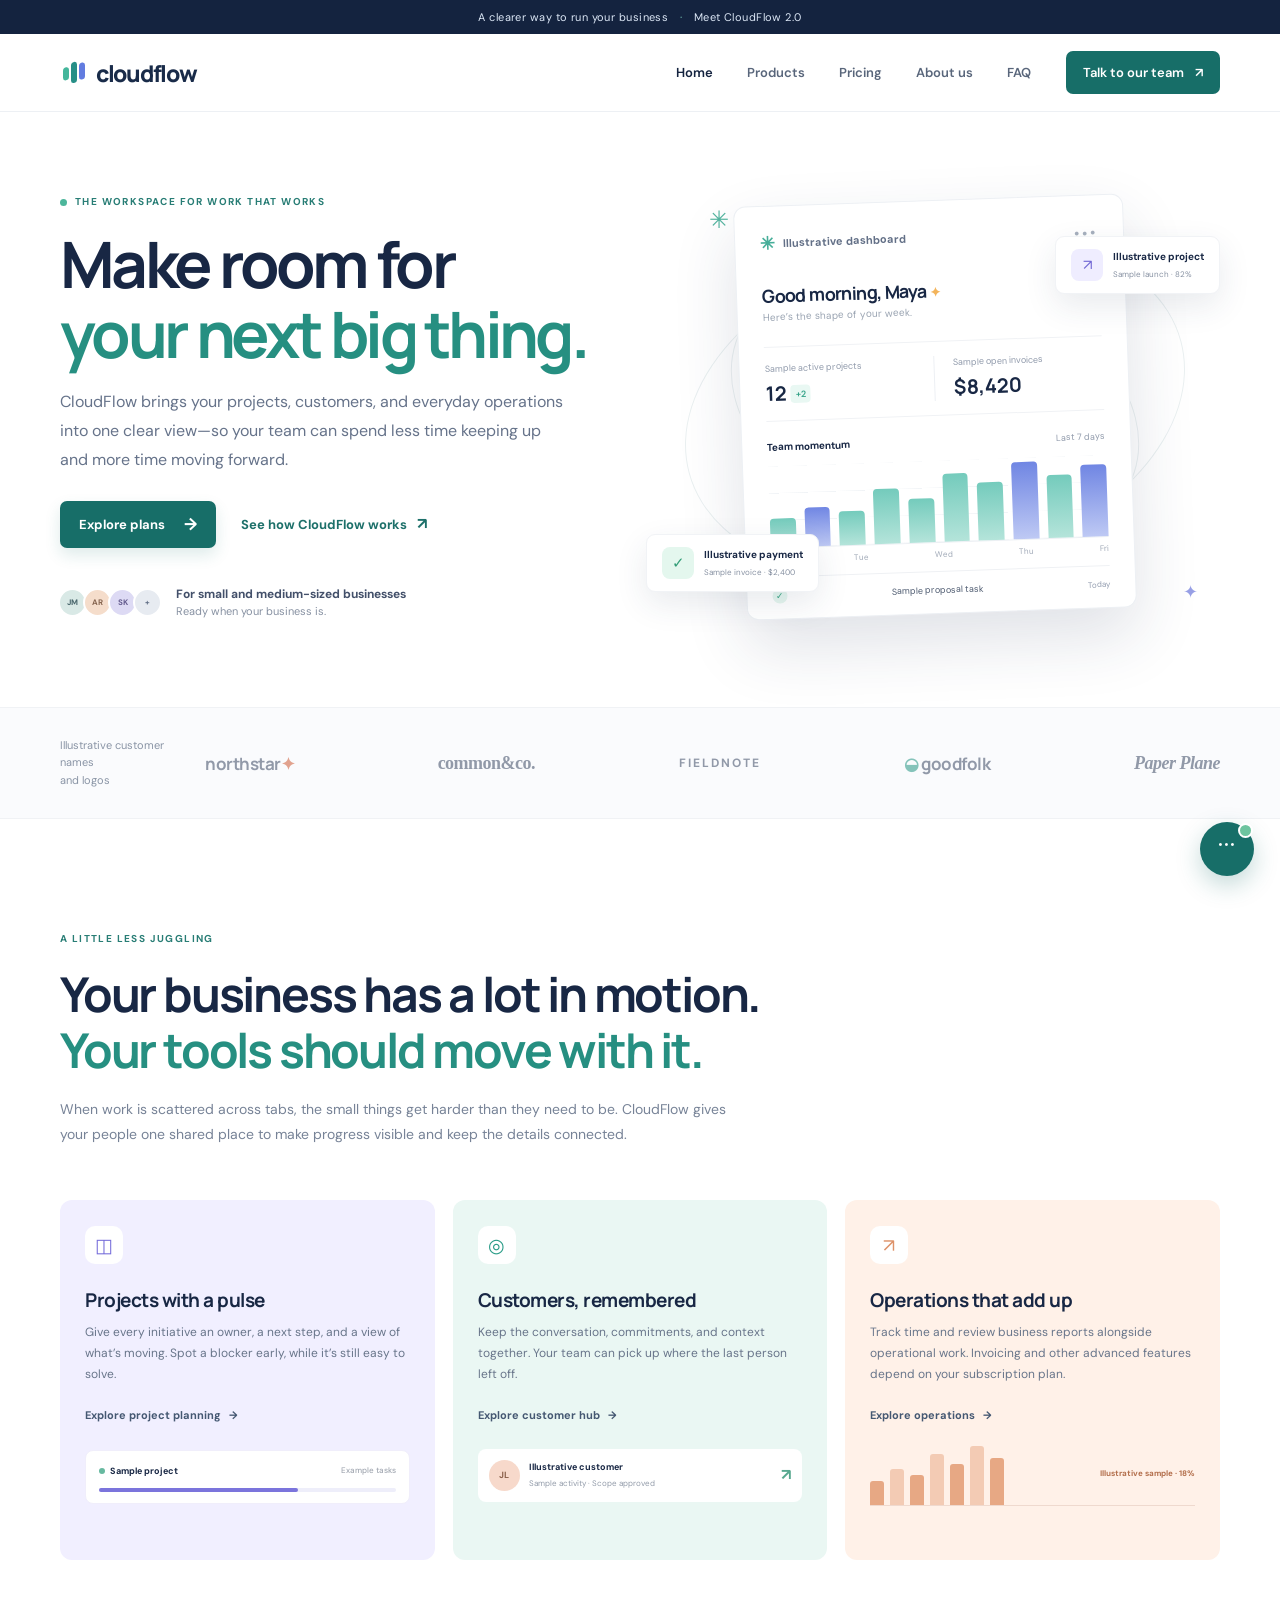
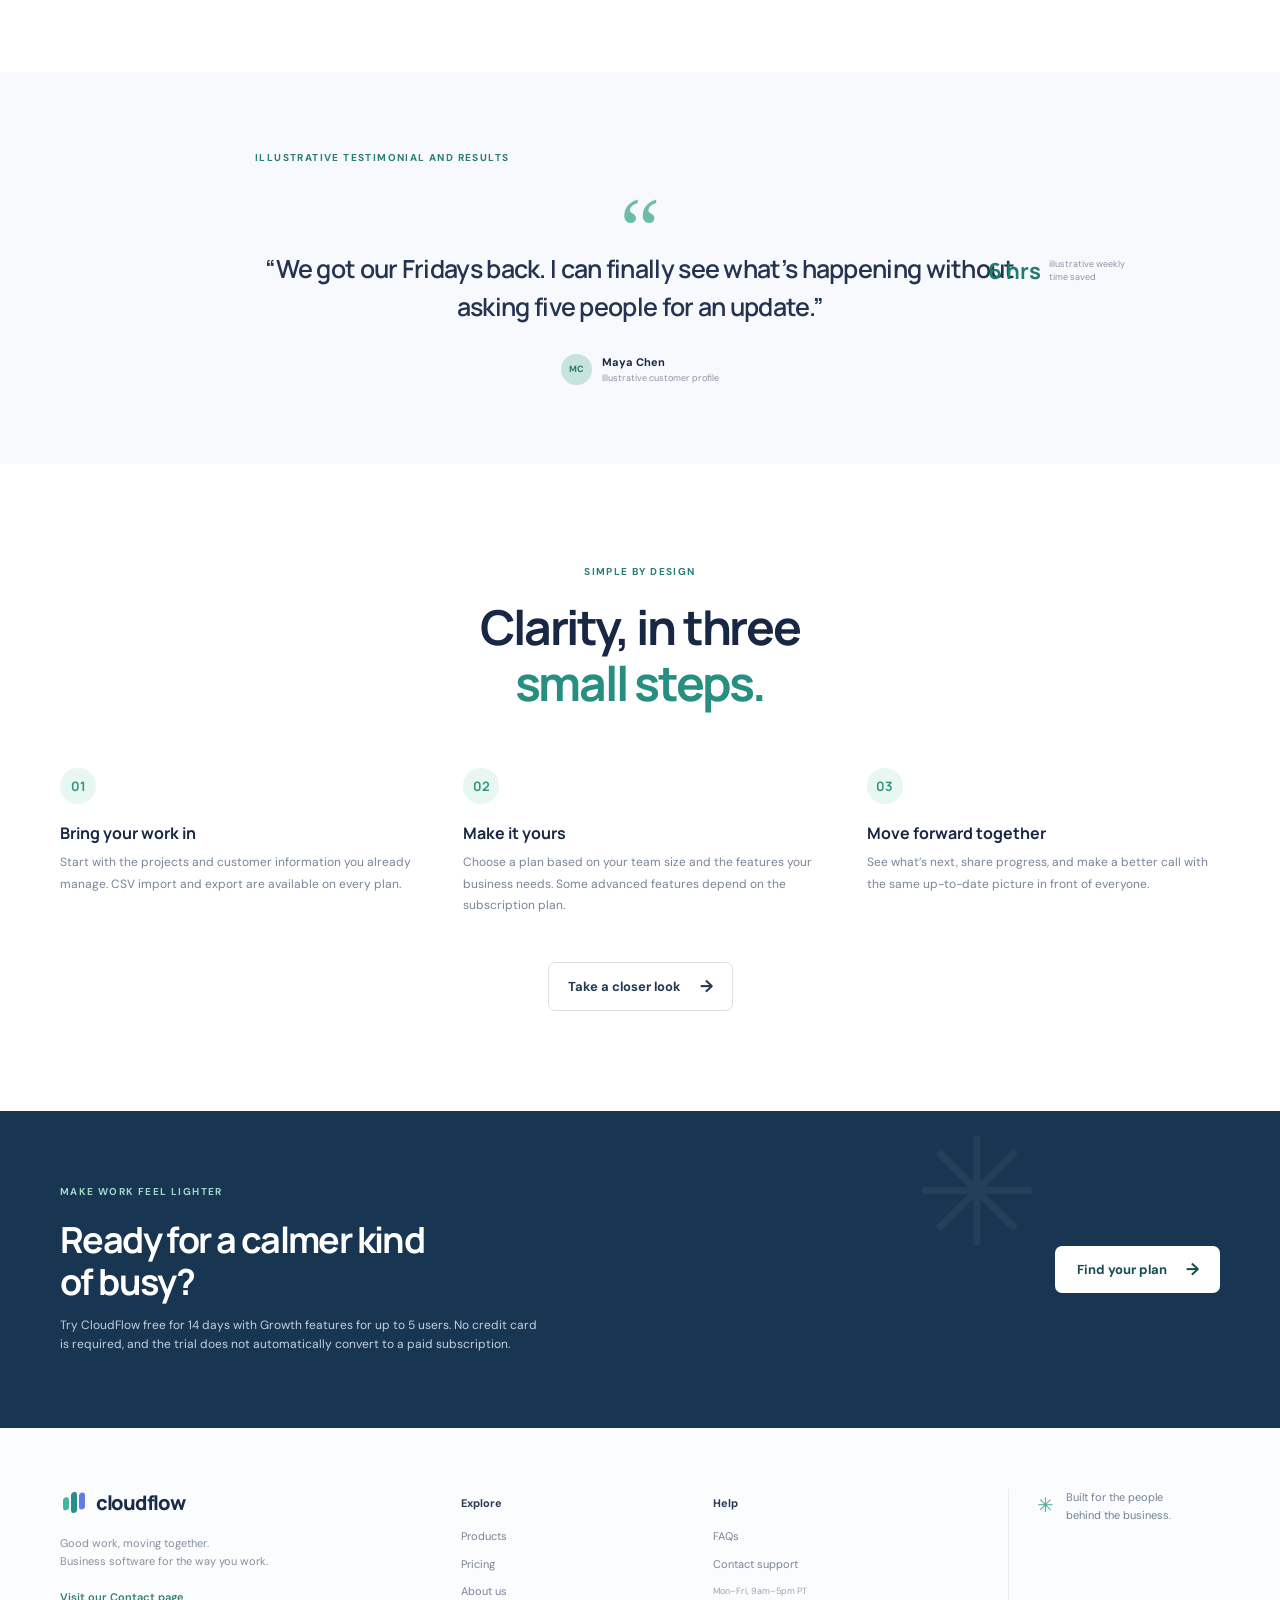
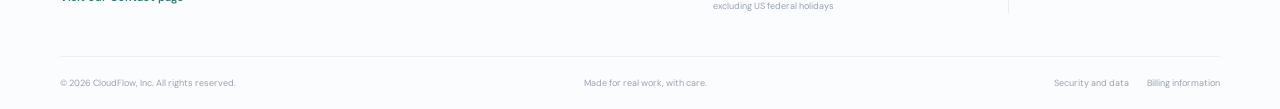
<file: index.html>
<!doctype html>
<html lang="en">
<head>
  <meta charset="utf-8">
  <meta name="viewport" content="width=device-width, initial-scale=1">
  <meta name="description" content="CloudFlow helps growing businesses bring projects, customers, and day-to-day operations together in one calm, connected workspace.">
  <title>CloudFlow — Work, flowing together</title>
  <link rel="preconnect" href="https://fonts.googleapis.com">
  <link rel="preconnect" href="https://fonts.gstatic.com" crossorigin>
  <link href="https://fonts.googleapis.com/css2?family=DM+Sans:wght@400;500;600;700&family=Manrope:wght@400;500;600;700;800&display=swap" rel="stylesheet">
  <link rel="stylesheet" href="styles.css">
  <script src="script.js" defer></script>
</head>
<body>
  <div class="announcement">A clearer way to run your business <span>·</span> Meet CloudFlow 2.0</div>
  <header class="site-header">
    <div class="container nav-wrap">
      <a class="brand" href="index.html" aria-label="CloudFlow home"><span class="brand-mark" aria-hidden="true"><i></i><i></i><i></i></span>cloudflow</a>
      <button class="menu-toggle" aria-expanded="false" aria-controls="main-nav" aria-label="Open navigation"><span></span><span></span></button>
      <nav id="main-nav" class="main-nav" aria-label="Main navigation">
        <a class="active" href="index.html">Home</a><a href="products.html">Products</a><a href="pricing.html">Pricing</a><a href="about.html">About us</a><a href="faq.html">FAQ</a>
        <a class="nav-contact" href="contact.html">Talk to our team <span aria-hidden="true">↗</span></a>
      </nav>
    </div>
  </header>
  <main>
    <section class="hero container">
      <div class="hero-copy">
        <div class="eyebrow"><span class="eyebrow-dot"></span> The workspace for work that works</div>
        <h1>Make room for<br><span>your next big thing.</span></h1>
        <p class="hero-lede">CloudFlow brings your projects, customers, and everyday operations into one clear view—so your team can spend less time keeping up and more time moving forward.</p>
        <div class="hero-actions"><a class="button button-primary" href="pricing.html">Explore plans <span>→</span></a><a class="text-link" href="products.html">See how CloudFlow works <span>↗</span></a></div>
        <div class="hero-proof"><div class="avatar-stack" aria-hidden="true"><span>JM</span><span>AR</span><span>SK</span><span>+</span></div><p><strong>For small and medium-sized businesses</strong><br>Ready when your business is.</p></div>
      </div>
      <div class="hero-visual" aria-label="Illustration of a connected CloudFlow business dashboard">
        <div class="orbit orbit-one"></div><div class="orbit orbit-two"></div>
        <div class="dashboard-card">
          <div class="dash-top"><div class="dash-brand"><span class="mini-mark">✳</span> Illustrative dashboard</div><span class="dash-dots">•••</span></div>
          <div class="dash-title">Good morning, Maya <span>✦</span></div><div class="dash-sub">Here’s the shape of your week.</div>
          <div class="metric-row"><div><small>Sample active projects</small><strong>12 <em>+2</em></strong></div><div><small>Sample open invoices</small><strong>$8,420</strong></div></div>
          <div class="dash-section-head"><strong>Team momentum</strong><small>Last 7 days</small></div>
          <div class="chart" aria-hidden="true"><span style="height:35%"></span><span style="height:48%"></span><span style="height:41%"></span><span style="height:67%"></span><span style="height:54%"></span><span style="height:83%"></span><span style="height:71%"></span><span style="height:95%"></span><span style="height:77%"></span><span style="height:88%"></span></div>
          <div class="chart-labels"><span>Mon</span><span>Tue</span><span>Wed</span><span>Thu</span><span>Fri</span></div>
          <div class="task-line"><span class="task-check">✓</span><span>Sample proposal task</span><span class="task-date">Today</span></div>
        </div>
        <div class="float-note note-top"><span class="note-icon purple">↗</span><div><strong>Illustrative project</strong><small>Sample launch · 82%</small></div></div>
        <div class="float-note note-bottom"><span class="note-icon green">✓</span><div><strong>Illustrative payment</strong><small>Sample invoice · $2,400</small></div></div>
        <span class="sparkle sparkle-a">✳</span><span class="sparkle sparkle-b">✦</span>
      </div>
    </section>
    <section class="trust-band"><div class="container trust-inner"><p>Illustrative customer names<br>and logos</p><div class="logo-row"><span class="logo-word">northstar<span>✦</span></span><span class="logo-word serif">common&co.</span><span class="logo-word spaced">FIELDNOTE</span><span class="logo-word logo-icon"><span>◒</span> goodfolk</span><span class="logo-word serif italic">Paper Plane</span></div></div></section>
    <section class="section container intro-section"><div class="section-heading"><div class="eyebrow">A little less juggling</div><h2>Your business has a lot in motion.<br><span>Your tools should move with it.</span></h2><p>When work is scattered across tabs, the small things get harder than they need to be. CloudFlow gives your people one shared place to make progress visible and keep the details connected.</p></div>
      <div class="feature-grid"><article class="feature-card feature-lilac"><div class="feature-icon">◫</div><h3>Projects with a pulse</h3><p>Give every initiative an owner, a next step, and a view of what’s moving. Spot a blocker early, while it’s still easy to solve.</p><a href="products.html#projects">Explore project planning <span>→</span></a><div class="mini-project"><div><i class="status-dot"></i> Sample project <small>Example tasks</small></div><div class="progress"><i style="width:67%"></i></div></div></article>
      <article class="feature-card feature-mint"><div class="feature-icon">◎</div><h3>Customers, remembered</h3><p>Keep the conversation, commitments, and context together. Your team can pick up where the last person left off.</p><a href="products.html#customer">Explore customer hub <span>→</span></a><div class="customer-chip"><span class="customer-avatar">JL</span><span><strong>Illustrative customer</strong><small>Sample activity · Scope approved</small></span><b>↗</b></div></article>
      <article class="feature-card feature-peach"><div class="feature-icon">↗</div><h3>Operations that add up</h3><p>Track time and review business reports alongside operational work. Invoicing and other advanced features depend on your subscription plan.</p><a href="products.html#operations">Explore operations <span>→</span></a><div class="mini-bars"><span style="height:38%"></span><span style="height:58%"></span><span style="height:48%"></span><span style="height:82%"></span><span style="height:66%"></span><span style="height:94%"></span><span style="height:75%"></span><b>Illustrative sample · 18%</b></div></article></div>
    </section>
    <section class="quote-section"><div class="container quote-inner"><div class="eyebrow">Illustrative testimonial and results</div><div class="quote-mark">“</div><blockquote>“We got our Fridays back. I can finally see what’s happening without asking five people for an update.”</blockquote><div class="quote-person"><span class="quote-avatar">MC</span><span><strong>Maya Chen</strong><small>Illustrative customer profile</small></span></div><div class="quote-stat"><strong>6 hrs</strong><span>illustrative weekly<br>time saved</span></div></div></section>
    <section class="section container steps-section"><div class="section-heading centered"><div class="eyebrow">Simple by design</div><h2>Clarity, in three<br><span>small steps.</span></h2></div><div class="steps-grid"><article><span class="step-number">01</span><h3>Bring your work in</h3><p>Start with the projects and customer information you already manage. CSV import and export are available on every plan.</p></article><article><span class="step-number">02</span><h3>Make it yours</h3><p>Choose a plan based on your team size and the features your business needs. Some advanced features depend on the subscription plan.</p></article><article><span class="step-number">03</span><h3>Move forward together</h3><p>See what’s next, share progress, and make a better call with the same up-to-date picture in front of everyone.</p></article></div><div class="center-action"><a class="button button-outline" href="products.html">Take a closer look <span>→</span></a></div></section>
    <section class="cta-band"><div class="container cta-inner"><div><div class="eyebrow light">Make work feel lighter</div><h2>Ready for a calmer kind<br>of busy?</h2><p>Try CloudFlow free for 14 days with Growth features for up to 5 users. No credit card is required, and the trial does not automatically convert to a paid subscription.</p></div><a class="button button-white" href="pricing.html">Find your plan <span>→</span></a><div class="cta-decoration">✳</div></div></section>
  </main>
  <footer class="site-footer"><div class="container"><div class="footer-main"><div class="footer-brand-col"><a class="brand" href="index.html"><span class="brand-mark" aria-hidden="true"><i></i><i></i><i></i></span>cloudflow</a><p>Good work, moving together.<br>Business software for the way you work.</p><a class="footer-email" href="contact.html">Visit our Contact page</a></div><div class="footer-col"><strong>Explore</strong><a href="products.html">Products</a><a href="pricing.html">Pricing</a><a href="about.html">About us</a></div><div class="footer-col"><strong>Help</strong><a href="faq.html">FAQs</a><a href="contact.html">Contact support</a><span>Mon–Fri, 9am–5pm PT<br>excluding US federal holidays</span></div><div class="footer-note"><span class="footer-spark">✳</span><p>Built for the people<br>behind the business.</p></div></div><div class="footer-bottom"><span>© <span data-year>2026</span> CloudFlow, Inc. All rights reserved.</span><span>Made for real work, with care.</span><span><a href="faq.html#data">Security and data</a><a href="pricing.html">Billing information</a></span></div></div></footer>
  <button class="chat-placeholder" type="button" aria-label="Chat support coming soon" title="Chat support coming soon"><span class="chat-bubble">···</span><span class="chat-tooltip">Chat support coming soon</span></button>
</body>
</html>
</file>
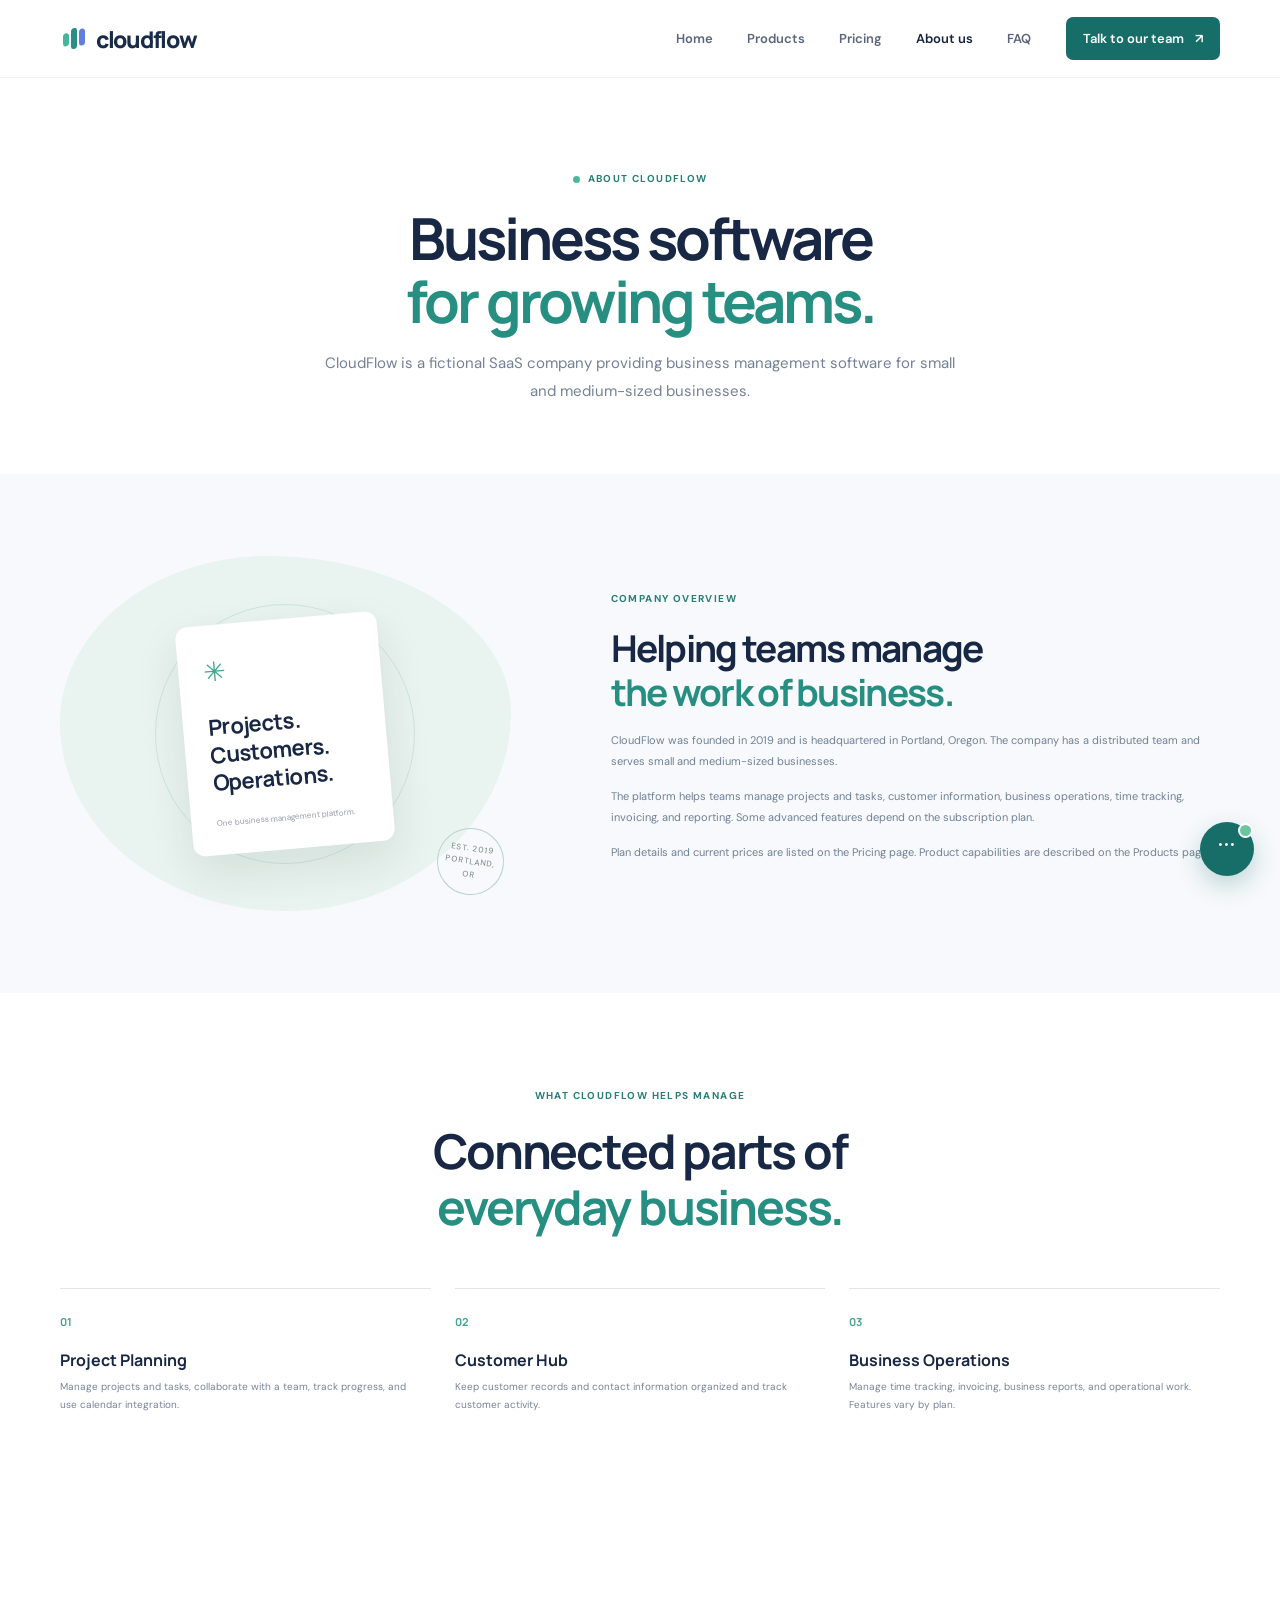
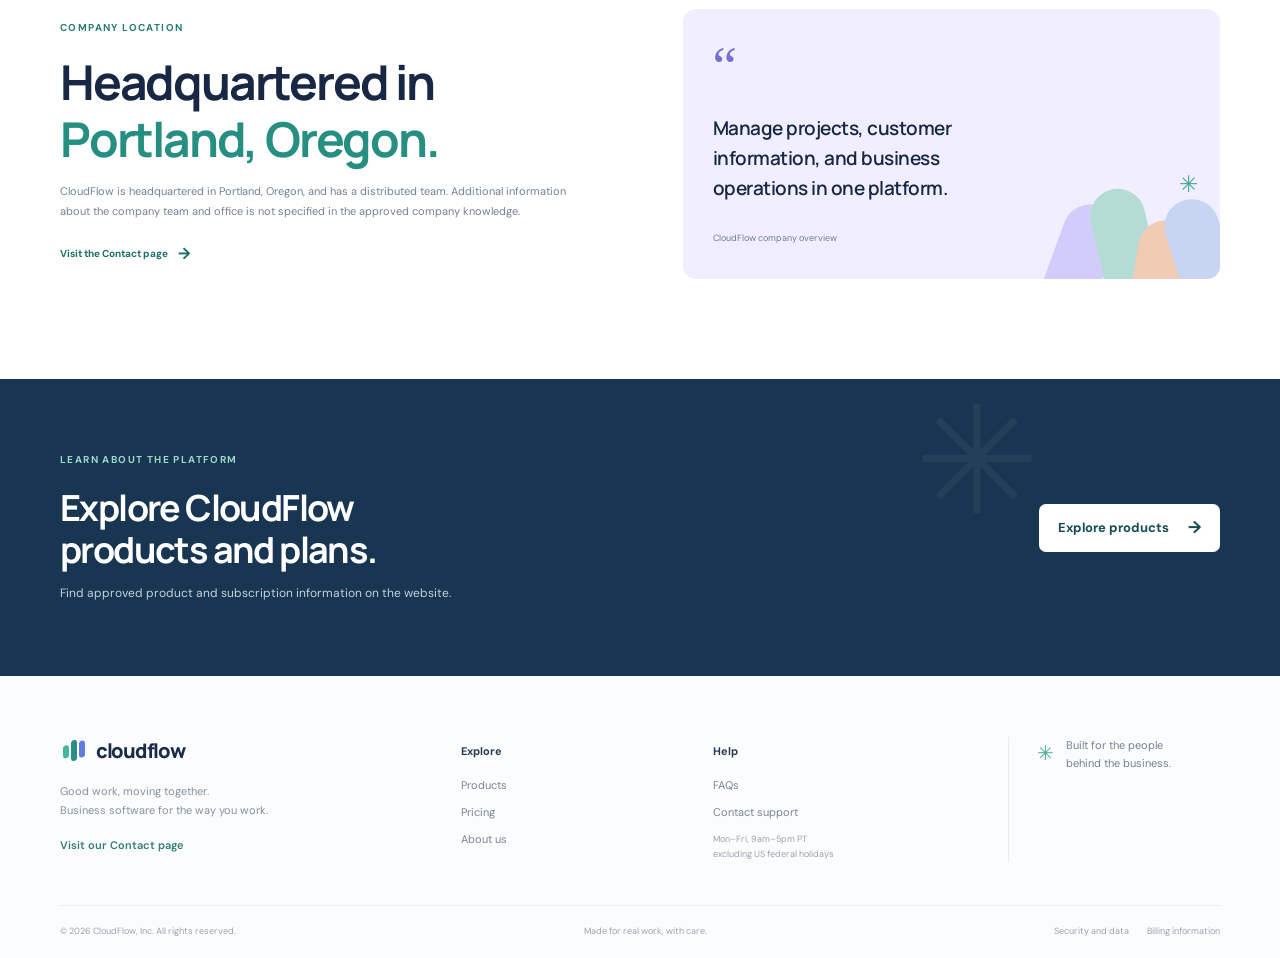
<file: about.html>
<!doctype html>
<html lang="en"><head><meta charset="utf-8"><meta name="viewport" content="width=device-width, initial-scale=1"><meta name="description" content="Learn about CloudFlow, the small team building thoughtful business software for growing companies."><title>About us — CloudFlow</title><link rel="preconnect" href="https://fonts.googleapis.com"><link rel="preconnect" href="https://fonts.gstatic.com" crossorigin><link href="https://fonts.googleapis.com/css2?family=DM+Sans:wght@400;500;600;700&family=Manrope:wght@400;500;600;700;800&display=swap" rel="stylesheet"><link rel="stylesheet" href="styles.css"><script src="script.js" defer></script></head><body><header class="site-header"><div class="container nav-wrap"><a class="brand" href="index.html"><span class="brand-mark"><i></i><i></i><i></i></span>cloudflow</a><button class="menu-toggle" aria-expanded="false" aria-controls="main-nav" aria-label="Open navigation"><span></span><span></span></button><nav id="main-nav" class="main-nav" aria-label="Main navigation"><a href="index.html">Home</a><a href="products.html">Products</a><a href="pricing.html">Pricing</a><a class="active" href="about.html">About us</a><a href="faq.html">FAQ</a><a class="nav-contact" href="contact.html">Talk to our team <span>↗</span></a></nav></div></header><main>

<section class="page-hero container"><div class="eyebrow"><span class="eyebrow-dot"></span> About CloudFlow</div><h1>Business software<br><span>for growing teams.</span></h1><p>CloudFlow is a fictional SaaS company providing business management software for small and medium-sized businesses.</p></section>
<section class="about-story"><div class="container about-story-inner"><div class="story-art"><span class="story-orbit"></span><div class="story-card"><span class="story-spark">✳</span><strong>Projects.<br>Customers.<br>Operations.</strong><small>One business management platform.</small></div><span class="story-stamp">EST. 2019<br>PORTLAND, OR</span></div><div class="story-copy"><div class="eyebrow">Company overview</div><h2>Helping teams manage<br><span>the work of business.</span></h2><p>CloudFlow was founded in 2019 and is headquartered in Portland, Oregon. The company has a distributed team and serves small and medium-sized businesses.</p><p>The platform helps teams manage projects and tasks, customer information, business operations, time tracking, invoicing, and reporting. Some advanced features depend on the subscription plan.</p><p>Plan details and current prices are listed on the <a href="pricing.html">Pricing page</a>. Product capabilities are described on the <a href="products.html">Products page</a>.</p></div></div></section>
<section class="values-section container"><div class="section-heading centered"><div class="eyebrow">What CloudFlow helps manage</div><h2>Connected parts of<br><span>everyday business.</span></h2></div><div class="values-grid"><article><span>01</span><h3>Project Planning</h3><p>Manage projects and tasks, collaborate with a team, track progress, and use calendar integration.</p></article><article><span>02</span><h3>Customer Hub</h3><p>Keep customer records and contact information organized and track customer activity.</p></article><article><span>03</span><h3>Business Operations</h3><p>Manage time tracking, invoicing, business reports, and operational work. Features vary by plan.</p></article></div></section>
<section class="team-section container"><div class="team-copy"><div class="eyebrow">Company location</div><h2>Headquartered in<br><span>Portland, Oregon.</span></h2><p>CloudFlow is headquartered in Portland, Oregon, and has a distributed team. Additional information about the company team and office is not specified in the approved company knowledge.</p><a href="contact.html" class="text-link">Visit the Contact page <span>→</span></a></div><div class="team-quote"><span class="team-quote-mark">“</span><p>Manage projects, customer information, and business operations in one platform.</p><small>CloudFlow company overview</small><div class="team-art"><i></i><i></i><i></i><i></i><span>✳</span></div></div></section>
<section class="cta-band"><div class="container cta-inner"><div><div class="eyebrow light">Learn about the platform</div><h2>Explore CloudFlow<br>products and plans.</h2><p>Find approved product and subscription information on the website.</p></div><a class="button button-white" href="products.html">Explore products <span>→</span></a><div class="cta-decoration">✳</div></div></section>
</main><footer class="site-footer"><div class="container"><div class="footer-main"><div class="footer-brand-col"><a class="brand" href="index.html"><span class="brand-mark"><i></i><i></i><i></i></span>cloudflow</a><p>Good work, moving together.<br>Business software for the way you work.</p><a class="footer-email" href="contact.html">Visit our Contact page</a></div><div class="footer-col"><strong>Explore</strong><a href="products.html">Products</a><a href="pricing.html">Pricing</a><a href="about.html">About us</a></div><div class="footer-col"><strong>Help</strong><a href="faq.html">FAQs</a><a href="contact.html">Contact support</a><span>Mon–Fri, 9am–5pm PT<br>excluding US federal holidays</span></div><div class="footer-note"><span class="footer-spark">✳</span><p>Built for the people<br>behind the business.</p></div></div><div class="footer-bottom"><span>© <span data-year>2026</span> CloudFlow, Inc. All rights reserved.</span><span>Made for real work, with care.</span><span><a href="faq.html#data">Security and data</a><a href="pricing.html#billing">Billing information</a></span></div></div></footer><button class="chat-placeholder" type="button" aria-label="Chat support coming soon" title="Chat support coming soon"><span class="chat-bubble">···</span><span class="chat-tooltip">Chat support coming soon</span></button></body></html>
</file>
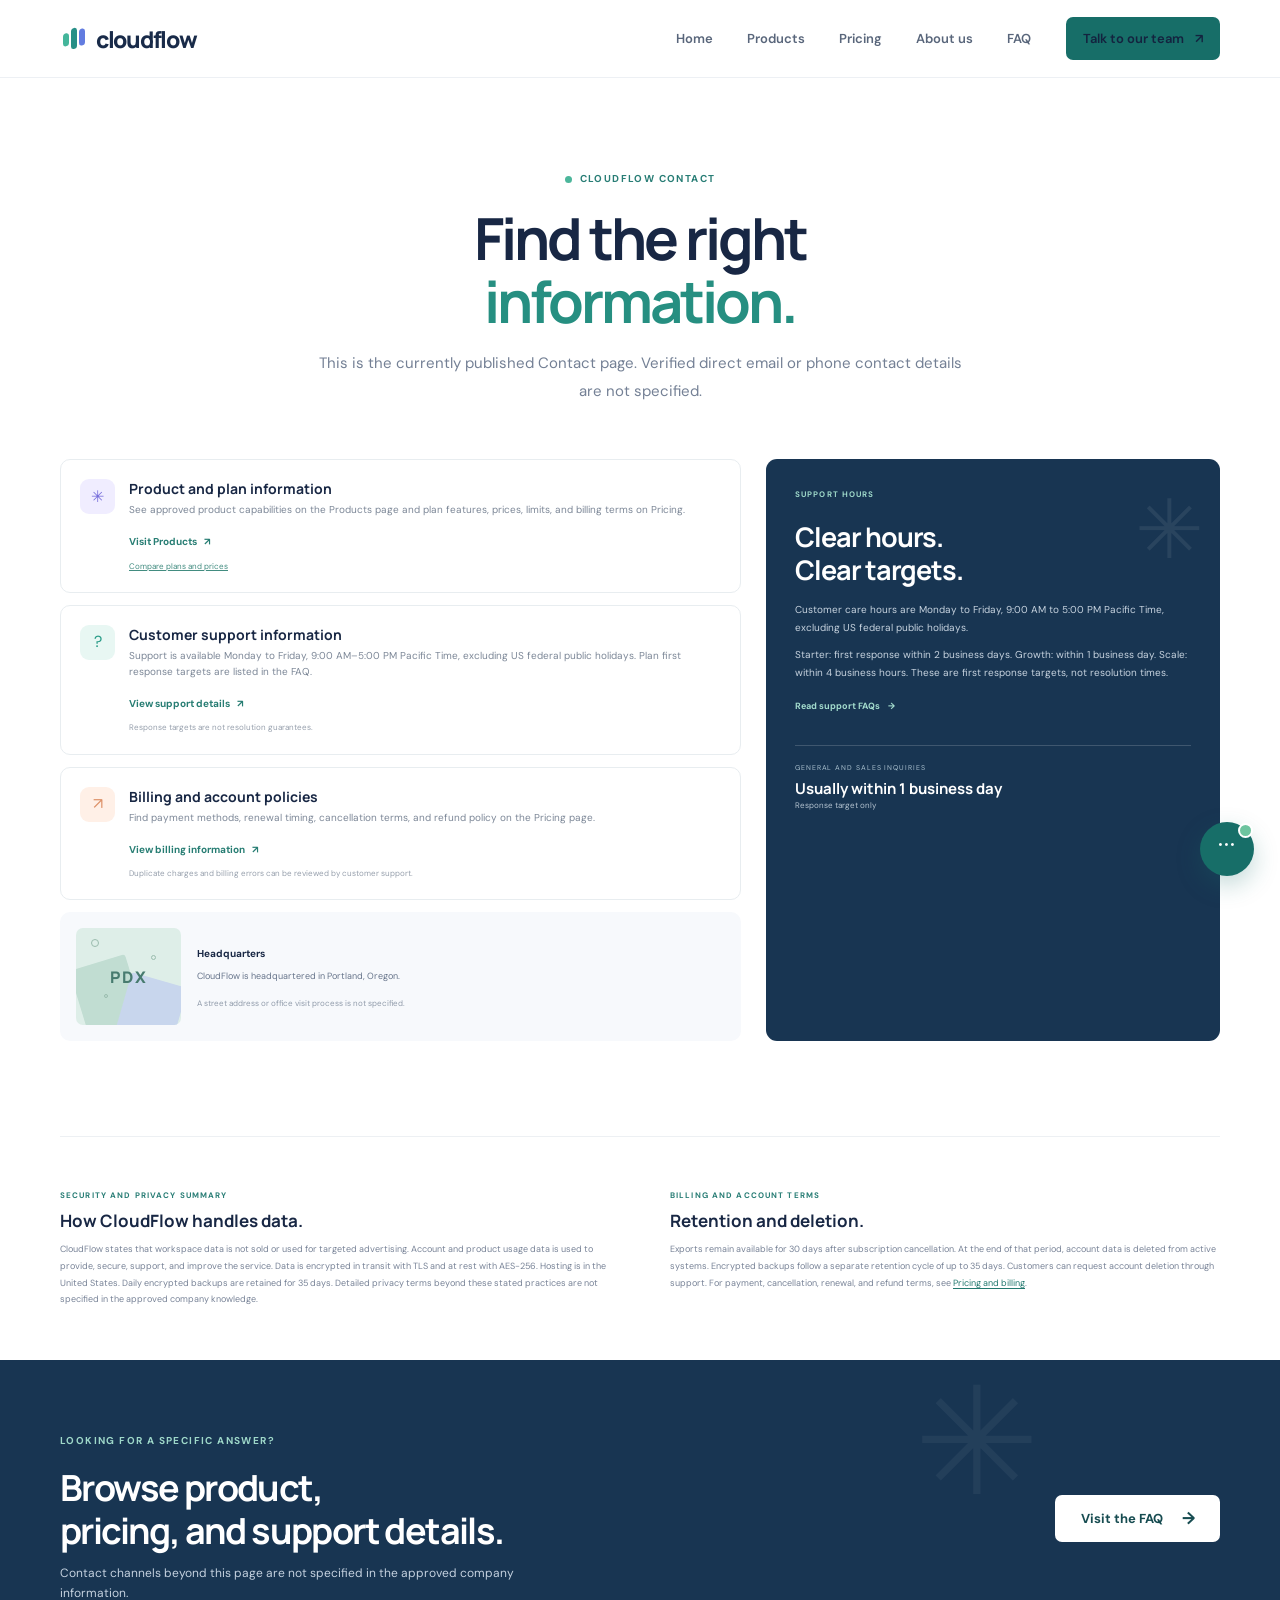
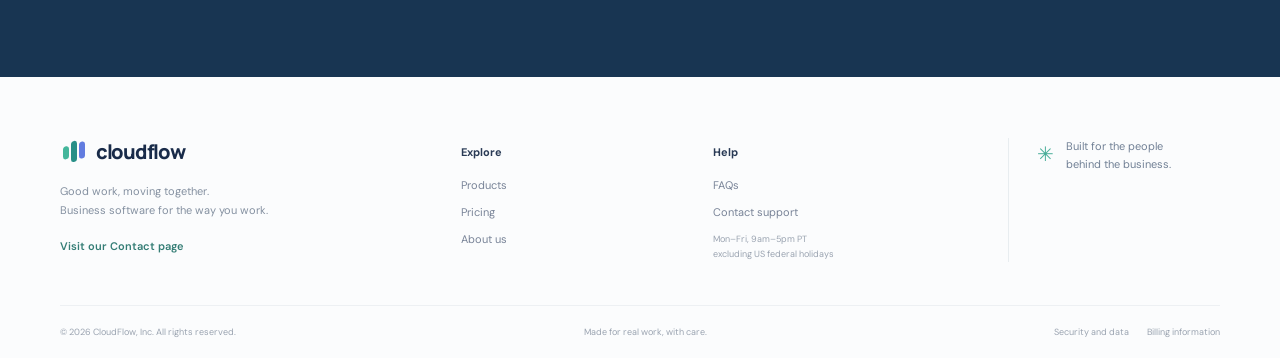
<file: contact.html>
<!doctype html>
<html lang="en"><head><meta charset="utf-8"><meta name="viewport" content="width=device-width, initial-scale=1"><meta name="description" content="Contact CloudFlow for product questions, billing help, technical support, and partnership inquiries."><title>Contact — CloudFlow</title><link rel="preconnect" href="https://fonts.googleapis.com"><link rel="preconnect" href="https://fonts.gstatic.com" crossorigin><link href="https://fonts.googleapis.com/css2?family=DM+Sans:wght@400;500;600;700&family=Manrope:wght@400;500;600;700;800&display=swap" rel="stylesheet"><link rel="stylesheet" href="styles.css"><script src="script.js" defer></script></head><body><header class="site-header"><div class="container nav-wrap"><a class="brand" href="index.html"><span class="brand-mark"><i></i><i></i><i></i></span>cloudflow</a><button class="menu-toggle" aria-expanded="false" aria-controls="main-nav" aria-label="Open navigation"><span></span><span></span></button><nav id="main-nav" class="main-nav" aria-label="Main navigation"><a href="index.html">Home</a><a href="products.html">Products</a><a href="pricing.html">Pricing</a><a href="about.html">About us</a><a href="faq.html">FAQ</a><a class="nav-contact active" href="contact.html">Talk to our team <span>↗</span></a></nav></div></header><main>

<section class="page-hero contact-hero container"><div class="eyebrow"><span class="eyebrow-dot"></span> CloudFlow Contact</div><h1>Find the right<br><span>information.</span></h1><p>This is the currently published Contact page. Verified direct email or phone contact details are not specified.</p></section>
<section class="container contact-layout"><div class="contact-options"><article class="contact-option"><span class="contact-icon purple">✳</span><div><h2>Product and plan information</h2><p>See approved product capabilities on the Products page and plan features, prices, limits, and billing terms on Pricing.</p><a href="products.html">Visit Products <span>↗</span></a><small><a href="pricing.html">Compare plans and prices</a></small></div></article><article class="contact-option"><span class="contact-icon mint">?</span><div><h2>Customer support information</h2><p>Support is available Monday to Friday, 9:00 AM–5:00 PM Pacific Time, excluding US federal public holidays. Plan first response targets are listed in the FAQ.</p><a href="faq.html#support">View support details <span>↗</span></a><small>Response targets are not resolution guarantees.</small></div></article><article class="contact-option"><span class="contact-icon peach">↗</span><div><h2>Billing and account policies</h2><p>Find payment methods, renewal timing, cancellation terms, and refund policy on the Pricing page.</p><a href="pricing.html#billing">View billing information <span>↗</span></a><small>Duplicate charges and billing errors can be reviewed by customer support.</small></div></article><div class="office-card"><div class="office-art"><span>PDX</span><i></i><i></i><i></i></div><div><strong>Headquarters</strong><p>CloudFlow is headquartered in Portland, Oregon.</p><small>A street address or office visit process is not specified.</small></div></div></div>
<aside class="contact-aside"><div class="aside-spark">✳</div><span class="eyebrow light">Support hours</span><h2>Clear hours.<br>Clear targets.</h2><p>Customer care hours are Monday to Friday, 9:00 AM to 5:00 PM Pacific Time, excluding US federal public holidays.</p><p>Starter: first response within 2 business days. Growth: within 1 business day. Scale: within 4 business hours. These are first response targets, not resolution times.</p><a href="faq.html#support" class="contact-faq-link">Read support FAQs <span>→</span></a><div class="aside-hours"><span>GENERAL AND SALES INQUIRIES</span><strong>Usually within 1 business day</strong><small>Response target only</small></div></aside></section>
<section class="legal-info container"><article id="privacy"><div class="eyebrow">Security and privacy summary</div><h2>How CloudFlow handles data.</h2><p>CloudFlow states that workspace data is not sold or used for targeted advertising. Account and product usage data is used to provide, secure, support, and improve the service. Data is encrypted in transit with TLS and at rest with AES-256. Hosting is in the United States. Daily encrypted backups are retained for 35 days. Detailed privacy terms beyond these stated practices are not specified in the approved company knowledge.</p></article><article id="terms"><div class="eyebrow">Billing and account terms</div><h2>Retention and deletion.</h2><p>Exports remain available for 30 days after subscription cancellation. At the end of that period, account data is deleted from active systems. Encrypted backups follow a separate retention cycle of up to 35 days. Customers can request account deletion through support. For payment, cancellation, renewal, and refund terms, see <a href="pricing.html#billing">Pricing and billing</a>.</p></article></section>
<section class="cta-band"><div class="container cta-inner"><div><div class="eyebrow light">Looking for a specific answer?</div><h2>Browse product,<br>pricing, and support details.</h2><p>Contact channels beyond this page are not specified in the approved company information.</p></div><a class="button button-white" href="faq.html">Visit the FAQ <span>→</span></a><div class="cta-decoration">✳</div></div></section>
</main><footer class="site-footer"><div class="container"><div class="footer-main"><div class="footer-brand-col"><a class="brand" href="index.html"><span class="brand-mark"><i></i><i></i><i></i></span>cloudflow</a><p>Good work, moving together.<br>Business software for the way you work.</p><a class="footer-email" href="contact.html">Visit our Contact page</a></div><div class="footer-col"><strong>Explore</strong><a href="products.html">Products</a><a href="pricing.html">Pricing</a><a href="about.html">About us</a></div><div class="footer-col"><strong>Help</strong><a href="faq.html">FAQs</a><a href="contact.html">Contact support</a><span>Mon–Fri, 9am–5pm PT<br>excluding US federal holidays</span></div><div class="footer-note"><span class="footer-spark">✳</span><p>Built for the people<br>behind the business.</p></div></div><div class="footer-bottom"><span>© <span data-year>2026</span> CloudFlow, Inc. All rights reserved.</span><span>Made for real work, with care.</span><span><a href="faq.html#data">Security and data</a><a href="pricing.html#billing">Billing information</a></span></div></div></footer><button class="chat-placeholder" type="button" aria-label="Chat support coming soon" title="Chat support coming soon"><span class="chat-bubble">···</span><span class="chat-tooltip">Chat support coming soon</span></button></body></html>
</file>
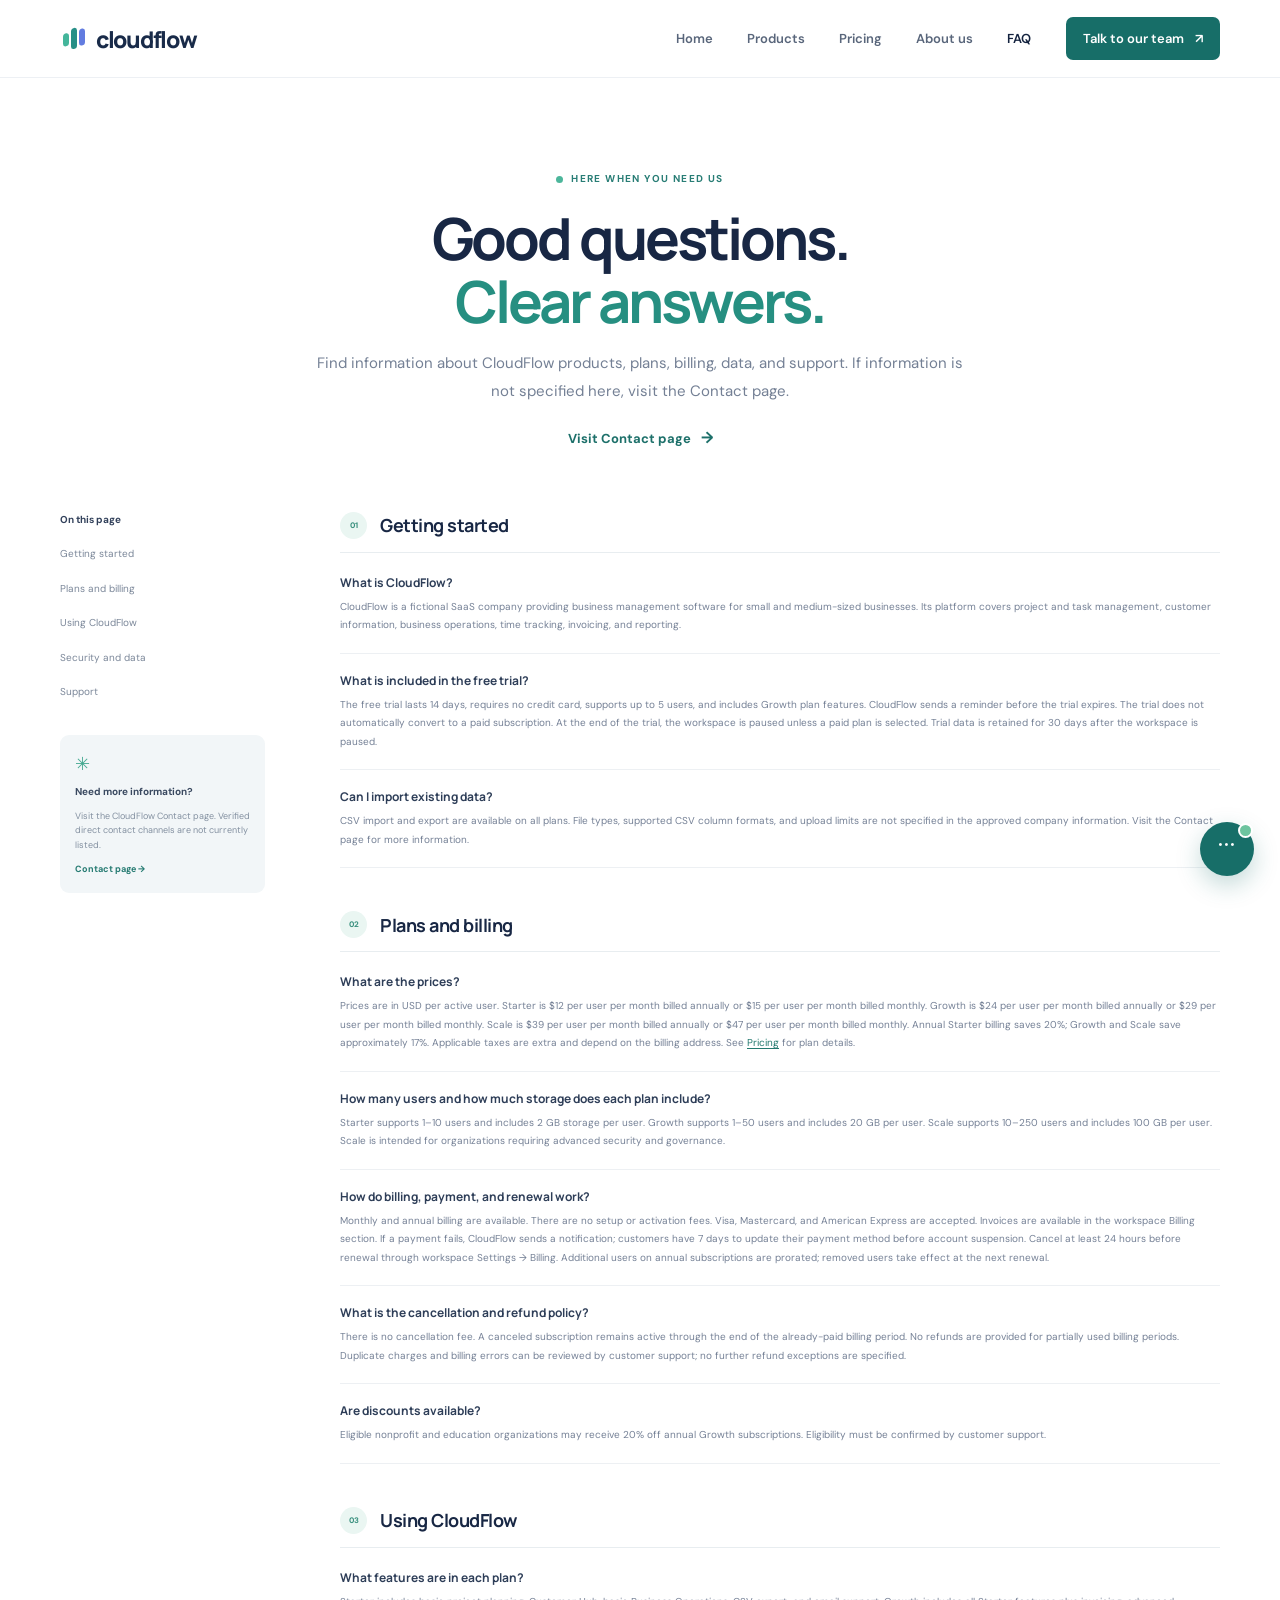
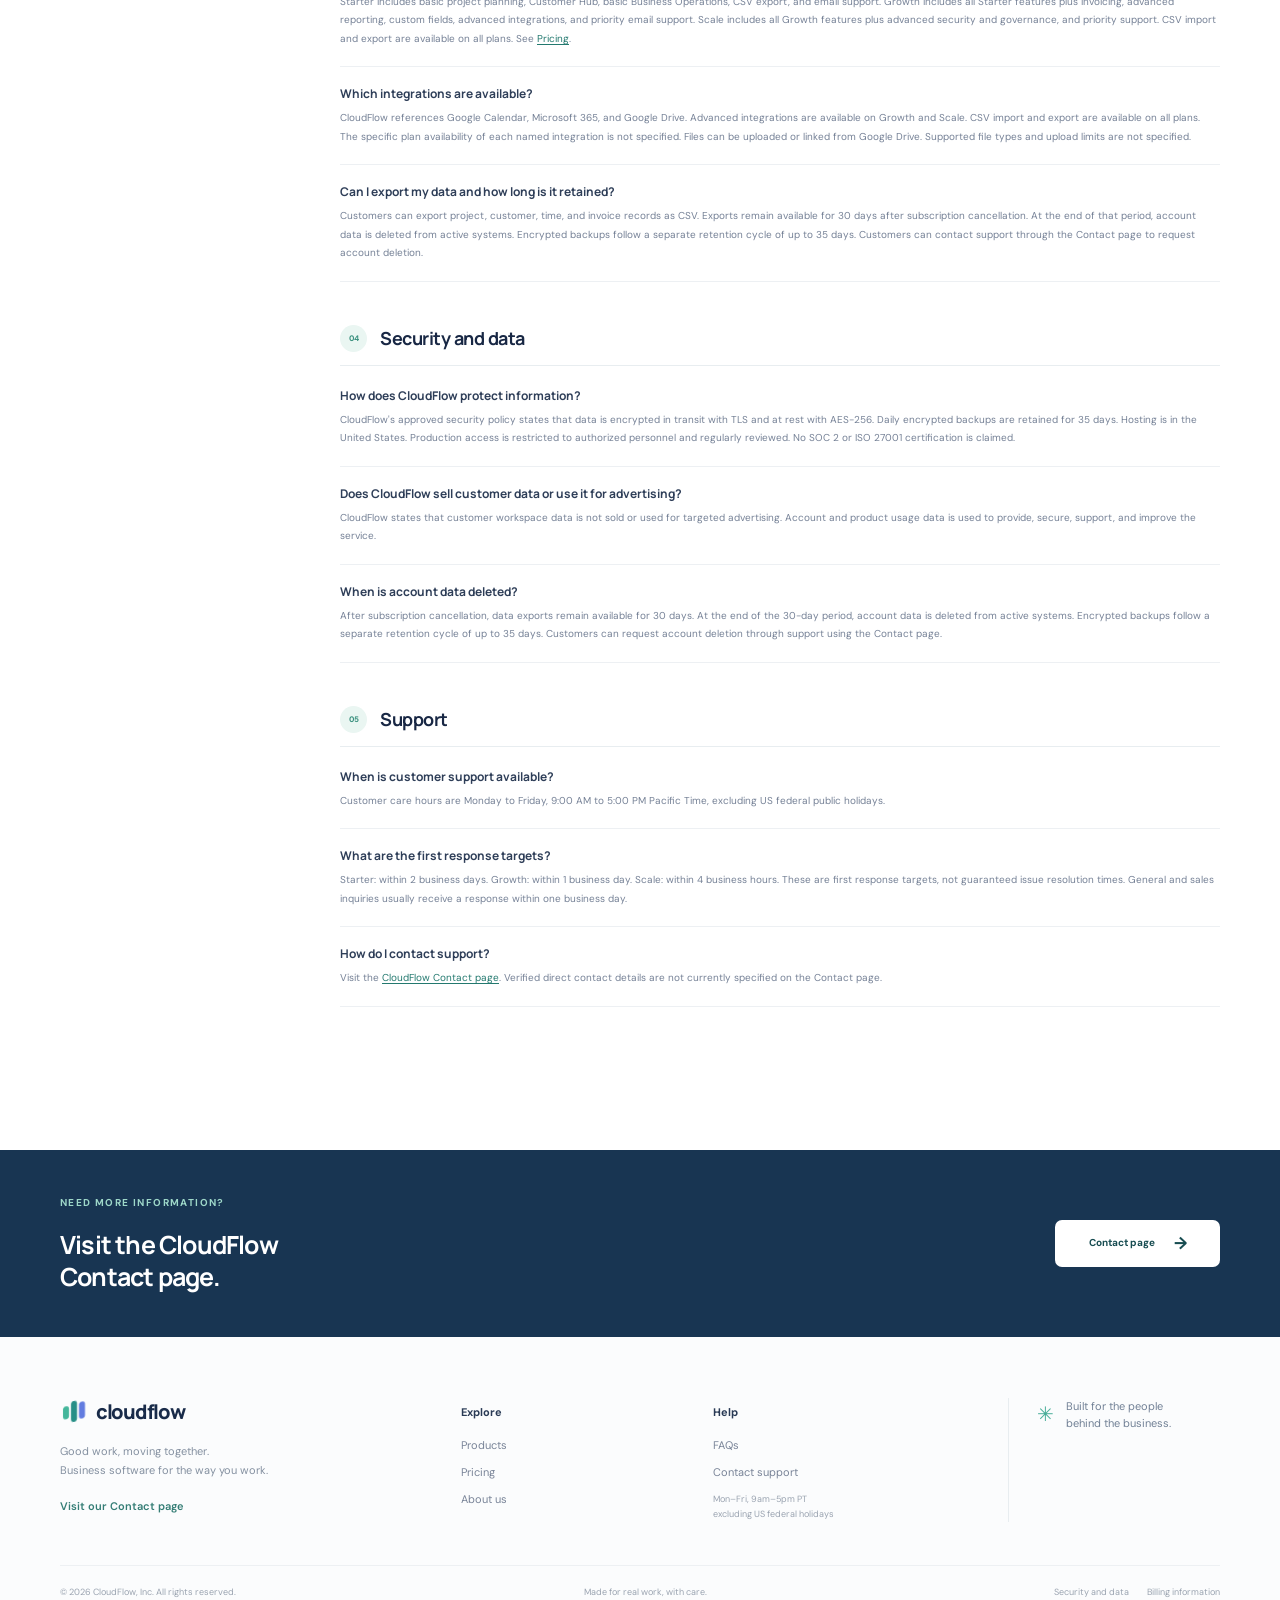
<file: faq.html>
<!doctype html>
<html lang="en"><head><meta charset="utf-8"><meta name="viewport" content="width=device-width, initial-scale=1"><meta name="description" content="Answers to common questions about CloudFlow plans, trials, billing, integrations, data, and customer support."><title>FAQ — CloudFlow</title><link rel="preconnect" href="https://fonts.googleapis.com"><link rel="preconnect" href="https://fonts.gstatic.com" crossorigin><link href="https://fonts.googleapis.com/css2?family=DM+Sans:wght@400;500;600;700&family=Manrope:wght@400;500;600;700;800&display=swap" rel="stylesheet"><link rel="stylesheet" href="styles.css"><script src="script.js" defer></script></head><body><header class="site-header"><div class="container nav-wrap"><a class="brand" href="index.html"><span class="brand-mark"><i></i><i></i><i></i></span>cloudflow</a><button class="menu-toggle" aria-expanded="false" aria-controls="main-nav" aria-label="Open navigation"><span></span><span></span></button><nav id="main-nav" class="main-nav" aria-label="Main navigation"><a href="index.html">Home</a><a href="products.html">Products</a><a href="pricing.html">Pricing</a><a href="about.html">About us</a><a class="active" href="faq.html">FAQ</a><a class="nav-contact" href="contact.html">Talk to our team <span>↗</span></a></nav></div></header><main>

<section class="page-hero faq-hero container"><div class="eyebrow"><span class="eyebrow-dot"></span> Here when you need us</div><h1>Good questions.<br><span>Clear answers.</span></h1><p>Find information about CloudFlow products, plans, billing, data, and support. If information is not specified here, visit the Contact page.</p><a class="text-link" href="contact.html">Visit Contact page <span>→</span></a></section>
<section class="faq-layout container"><aside class="faq-sidebar"><strong>On this page</strong><a href="#getting-started">Getting started</a><a href="#plans">Plans and billing</a><a href="#product">Using CloudFlow</a><a href="#data">Security and data</a><a href="#support">Support</a><div class="faq-help"><span>✳</span><b>Need more information?</b><p>Visit the CloudFlow Contact page. Verified direct contact channels are not currently listed.</p><a href="contact.html">Contact page →</a></div></aside><div class="faq-content">
<section class="faq-group" id="getting-started"><div class="faq-group-title"><span>01</span><h2>Getting started</h2></div><article class="faq-item"><h3>What is CloudFlow?</h3><p>CloudFlow is a fictional SaaS company providing business management software for small and medium-sized businesses. Its platform covers project and task management, customer information, business operations, time tracking, invoicing, and reporting.</p></article><article class="faq-item"><h3>What is included in the free trial?</h3><p>The free trial lasts 14 days, requires no credit card, supports up to 5 users, and includes Growth plan features. CloudFlow sends a reminder before the trial expires. The trial does not automatically convert to a paid subscription. At the end of the trial, the workspace is paused unless a paid plan is selected. Trial data is retained for 30 days after the workspace is paused.</p></article><article class="faq-item"><h3>Can I import existing data?</h3><p>CSV import and export are available on all plans. File types, supported CSV column formats, and upload limits are not specified in the approved company information. Visit the Contact page for more information.</p></article></section>
<section class="faq-group" id="plans"><div class="faq-group-title"><span>02</span><h2>Plans and billing</h2></div><article class="faq-item"><h3>What are the prices?</h3><p>Prices are in USD per active user. Starter is $12 per user per month billed annually or $15 per user per month billed monthly. Growth is $24 per user per month billed annually or $29 per user per month billed monthly. Scale is $39 per user per month billed annually or $47 per user per month billed monthly. Annual Starter billing saves 20%; Growth and Scale save approximately 17%. Applicable taxes are extra and depend on the billing address. See <a href="pricing.html">Pricing</a> for plan details.</p></article><article class="faq-item"><h3>How many users and how much storage does each plan include?</h3><p>Starter supports 1–10 users and includes 2 GB storage per user. Growth supports 1–50 users and includes 20 GB per user. Scale supports 10–250 users and includes 100 GB per user. Scale is intended for organizations requiring advanced security and governance.</p></article><article class="faq-item" id="billing"><h3>How do billing, payment, and renewal work?</h3><p>Monthly and annual billing are available. There are no setup or activation fees. Visa, Mastercard, and American Express are accepted. Invoices are available in the workspace Billing section. If a payment fails, CloudFlow sends a notification; customers have 7 days to update their payment method before account suspension. Cancel at least 24 hours before renewal through workspace Settings → Billing. Additional users on annual subscriptions are prorated; removed users take effect at the next renewal.</p></article><article class="faq-item"><h3>What is the cancellation and refund policy?</h3><p>There is no cancellation fee. A canceled subscription remains active through the end of the already-paid billing period. No refunds are provided for partially used billing periods. Duplicate charges and billing errors can be reviewed by customer support; no further refund exceptions are specified.</p></article><article class="faq-item"><h3>Are discounts available?</h3><p>Eligible nonprofit and education organizations may receive 20% off annual Growth subscriptions. Eligibility must be confirmed by customer support.</p></article></section>
<section class="faq-group" id="product"><div class="faq-group-title"><span>03</span><h2>Using CloudFlow</h2></div><article class="faq-item"><h3>What features are in each plan?</h3><p>Starter includes basic project planning, Customer Hub, basic Business Operations, CSV export, and email support. Growth includes all Starter features plus invoicing, advanced reporting, custom fields, advanced integrations, and priority email support. Scale includes all Growth features plus advanced security and governance, and priority support. CSV import and export are available on all plans. See <a href="pricing.html">Pricing</a>.</p></article><article class="faq-item"><h3>Which integrations are available?</h3><p>CloudFlow references Google Calendar, Microsoft 365, and Google Drive. Advanced integrations are available on Growth and Scale. CSV import and export are available on all plans. The specific plan availability of each named integration is not specified. Files can be uploaded or linked from Google Drive. Supported file types and upload limits are not specified.</p></article><article class="faq-item"><h3>Can I export my data and how long is it retained?</h3><p>Customers can export project, customer, time, and invoice records as CSV. Exports remain available for 30 days after subscription cancellation. At the end of that period, account data is deleted from active systems. Encrypted backups follow a separate retention cycle of up to 35 days. Customers can contact support through the Contact page to request account deletion.</p></article></section>
<section class="faq-group" id="data"><div class="faq-group-title"><span>04</span><h2>Security and data</h2></div><article class="faq-item"><h3>How does CloudFlow protect information?</h3><p>CloudFlow's approved security policy states that data is encrypted in transit with TLS and at rest with AES-256. Daily encrypted backups are retained for 35 days. Hosting is in the United States. Production access is restricted to authorized personnel and regularly reviewed. No SOC 2 or ISO 27001 certification is claimed.</p></article><article class="faq-item"><h3>Does CloudFlow sell customer data or use it for advertising?</h3><p>CloudFlow states that customer workspace data is not sold or used for targeted advertising. Account and product usage data is used to provide, secure, support, and improve the service.</p></article><article class="faq-item"><h3>When is account data deleted?</h3><p>After subscription cancellation, data exports remain available for 30 days. At the end of the 30-day period, account data is deleted from active systems. Encrypted backups follow a separate retention cycle of up to 35 days. Customers can request account deletion through support using the Contact page.</p></article></section>
<section class="faq-group" id="support"><div class="faq-group-title"><span>05</span><h2>Support</h2></div><article class="faq-item"><h3>When is customer support available?</h3><p>Customer care hours are Monday to Friday, 9:00 AM to 5:00 PM Pacific Time, excluding US federal public holidays.</p></article><article class="faq-item"><h3>What are the first response targets?</h3><p>Starter: within 2 business days. Growth: within 1 business day. Scale: within 4 business hours. These are first response targets, not guaranteed issue resolution times. General and sales inquiries usually receive a response within one business day.</p></article><article class="faq-item"><h3>How do I contact support?</h3><p>Visit the <a href="contact.html">CloudFlow Contact page</a>. Verified direct contact details are not currently specified on the Contact page.</p></article></section>
</div></section><section class="faq-contact-band"><div class="container"><div><span class="eyebrow light">Need more information?</span><h2>Visit the CloudFlow<br>Contact page.</h2></div><a class="button button-white" href="contact.html">Contact page <span>→</span></a></div></section>
</main><footer class="site-footer"><div class="container"><div class="footer-main"><div class="footer-brand-col"><a class="brand" href="index.html"><span class="brand-mark"><i></i><i></i><i></i></span>cloudflow</a><p>Good work, moving together.<br>Business software for the way you work.</p><a class="footer-email" href="contact.html">Visit our Contact page</a></div><div class="footer-col"><strong>Explore</strong><a href="products.html">Products</a><a href="pricing.html">Pricing</a><a href="about.html">About us</a></div><div class="footer-col"><strong>Help</strong><a href="faq.html">FAQs</a><a href="contact.html">Contact support</a><span>Mon–Fri, 9am–5pm PT<br>excluding US federal holidays</span></div><div class="footer-note"><span class="footer-spark">✳</span><p>Built for the people<br>behind the business.</p></div></div><div class="footer-bottom"><span>© <span data-year>2026</span> CloudFlow, Inc. All rights reserved.</span><span>Made for real work, with care.</span><span><a href="faq.html#data">Security and data</a><a href="pricing.html#billing">Billing information</a></span></div></div></footer><button class="chat-placeholder" type="button" aria-label="Chat support coming soon" title="Chat support coming soon"><span class="chat-bubble">···</span><span class="chat-tooltip">Chat support coming soon</span></button></body></html>
</file>
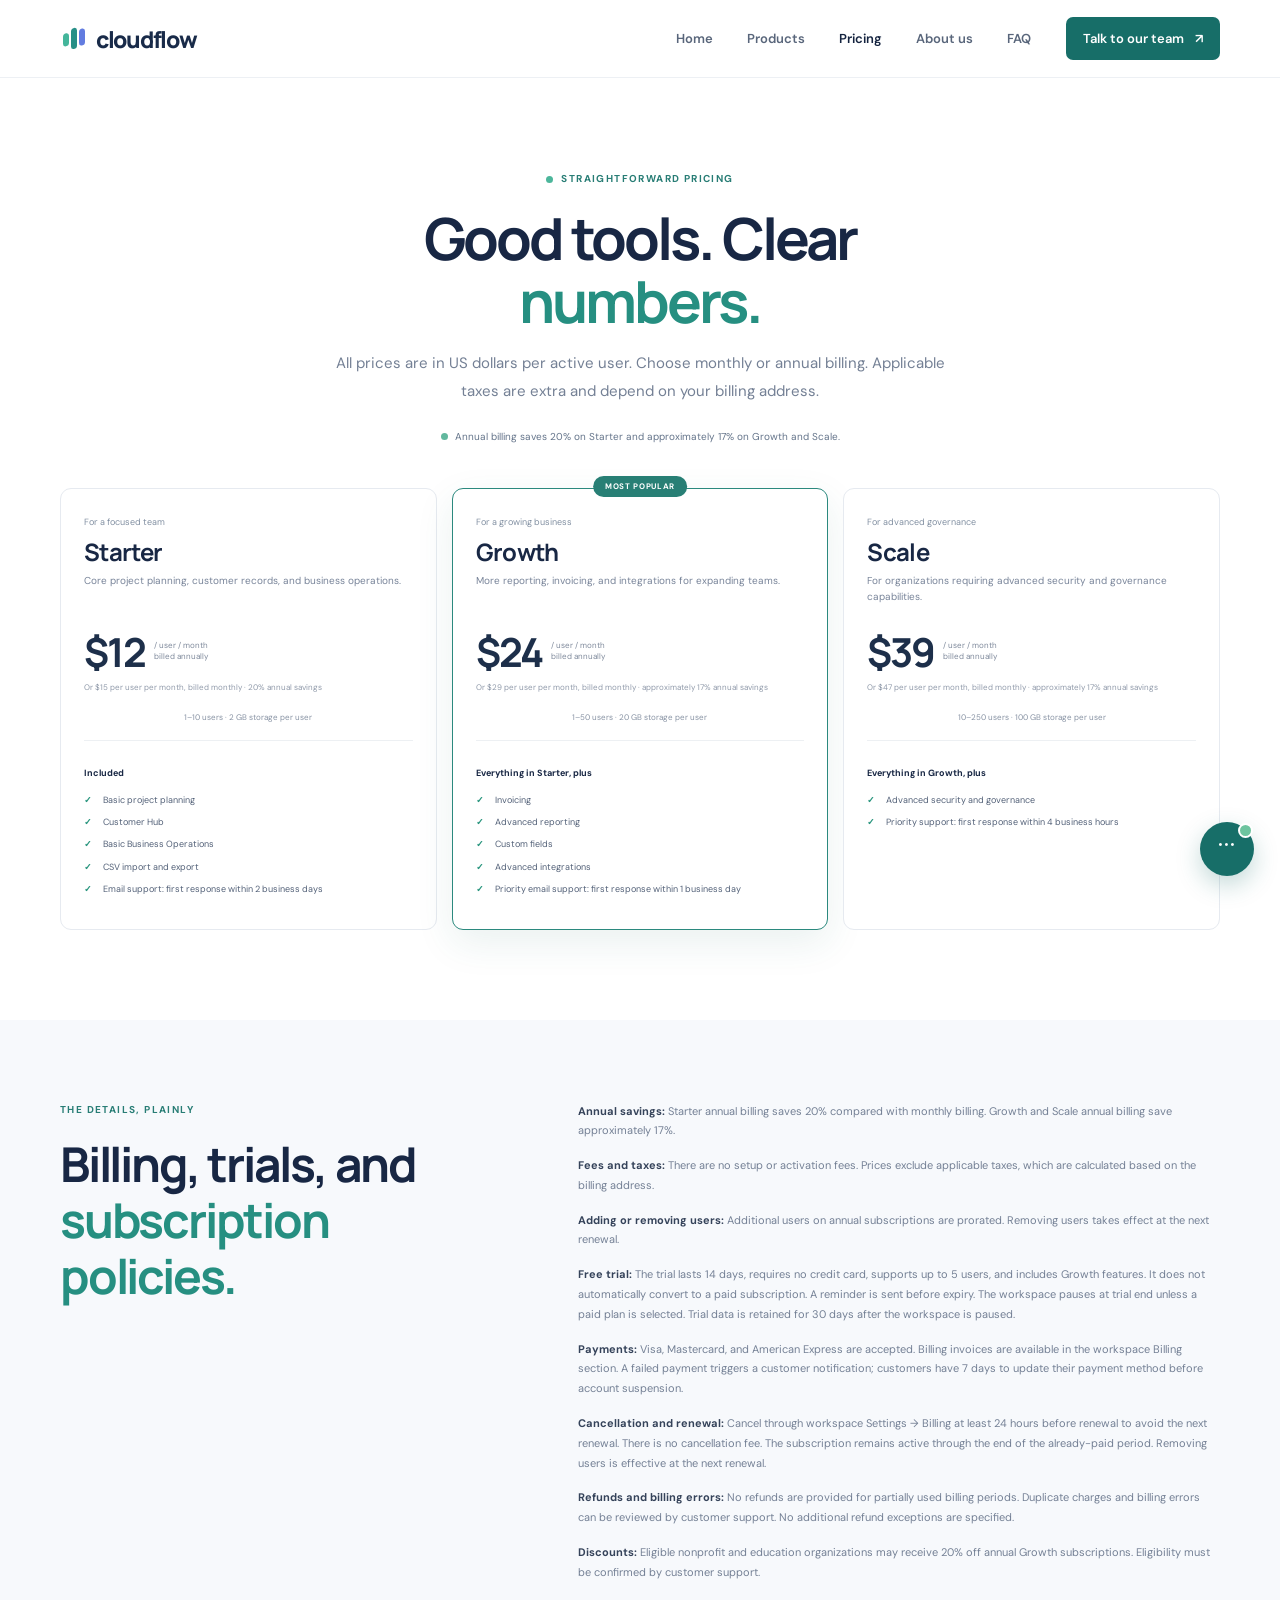
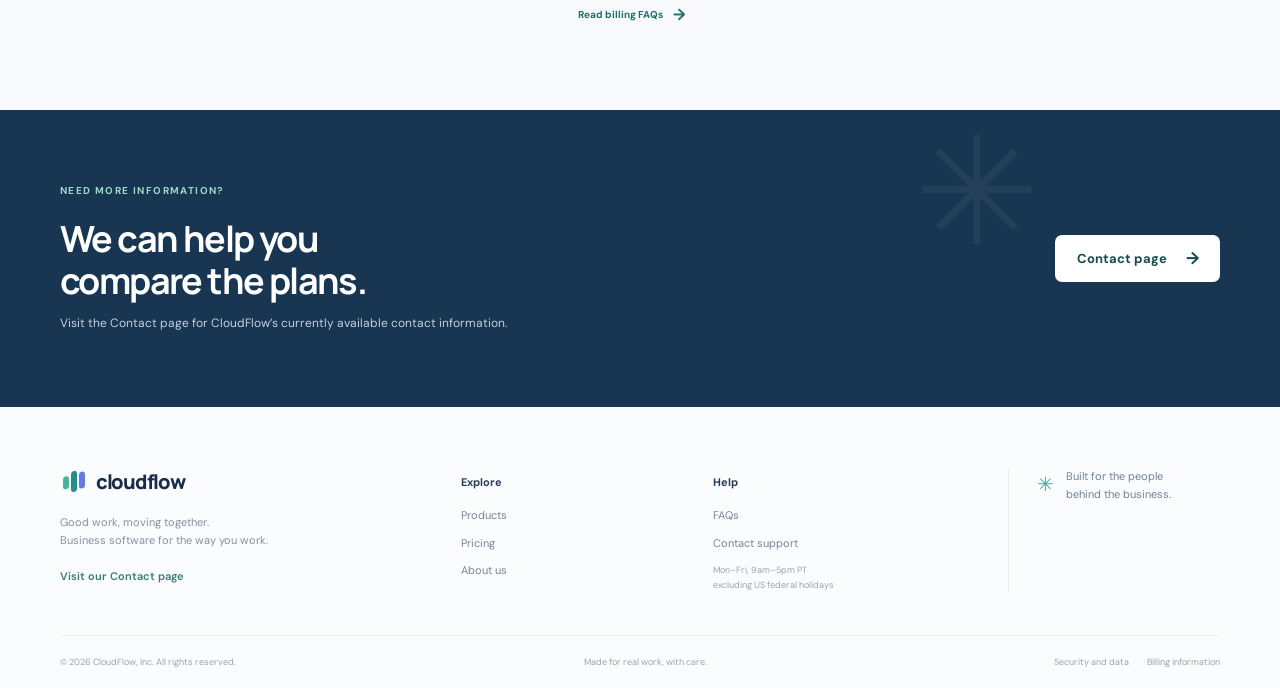
<file: pricing.html>
<!doctype html>
<html lang="en"><head><meta charset="utf-8"><meta name="viewport" content="width=device-width, initial-scale=1"><meta name="description" content="CloudFlow pricing for growing businesses. Choose a plan with clear per-user monthly or annual pricing and a 14-day free trial."><title>Pricing — CloudFlow</title><link rel="preconnect" href="https://fonts.googleapis.com"><link rel="preconnect" href="https://fonts.gstatic.com" crossorigin><link href="https://fonts.googleapis.com/css2?family=DM+Sans:wght@400;500;600;700&family=Manrope:wght@400;500;600;700;800&display=swap" rel="stylesheet"><link rel="stylesheet" href="styles.css"><script src="script.js" defer></script></head><body><header class="site-header"><div class="container nav-wrap"><a class="brand" href="index.html"><span class="brand-mark"><i></i><i></i><i></i></span>cloudflow</a><button class="menu-toggle" aria-expanded="false" aria-controls="main-nav" aria-label="Open navigation"><span></span><span></span></button><nav id="main-nav" class="main-nav" aria-label="Main navigation"><a href="index.html">Home</a><a href="products.html">Products</a><a class="active" href="pricing.html">Pricing</a><a href="about.html">About us</a><a href="faq.html">FAQ</a><a class="nav-contact" href="contact.html">Talk to our team <span>↗</span></a></nav></div></header>
<main>

<section class="page-hero pricing-hero container"><div class="eyebrow"><span class="eyebrow-dot"></span> Straightforward pricing</div><h1>Good tools. Clear<br><span>numbers.</span></h1><p>All prices are in US dollars per active user. Choose monthly or annual billing. Applicable taxes are extra and depend on your billing address.</p><div class="billing-note"><span class="billing-dot"></span>Annual billing saves 20% on Starter and approximately 17% on Growth and Scale.</div></section>
<section class="container pricing-grid"><article class="price-card"><div class="plan-label">For a focused team</div><h2>Starter</h2><p class="plan-description">Core project planning, customer records, and business operations.</p><div class="price"><strong>$12</strong><span>/ user / month<br>billed annually</span></div><div class="price-monthly">Or $15 per user per month, billed monthly · 20% annual savings</div><div class="plan-limit">1–10 users · 2 GB storage per user</div><div class="plan-rule"></div><strong class="includes-label">Included</strong><ul class="check-list plan-list"><li>Basic project planning</li><li>Customer Hub</li><li>Basic Business Operations</li><li>CSV import and export</li><li>Email support: first response within 2 business days</li></ul></article>
<article class="price-card featured-plan"><div class="popular-tag">MOST POPULAR</div><div class="plan-label">For a growing business</div><h2>Growth</h2><p class="plan-description">More reporting, invoicing, and integrations for expanding teams.</p><div class="price"><strong>$24</strong><span>/ user / month<br>billed annually</span></div><div class="price-monthly">Or $29 per user per month, billed monthly · approximately 17% annual savings</div><div class="plan-limit">1–50 users · 20 GB storage per user</div><div class="plan-rule"></div><strong class="includes-label">Everything in Starter, plus</strong><ul class="check-list plan-list"><li>Invoicing</li><li>Advanced reporting</li><li>Custom fields</li><li>Advanced integrations</li><li>Priority email support: first response within 1 business day</li></ul></article>
<article class="price-card"><div class="plan-label">For advanced governance</div><h2>Scale</h2><p class="plan-description">For organizations requiring advanced security and governance capabilities.</p><div class="price"><strong>$39</strong><span>/ user / month<br>billed annually</span></div><div class="price-monthly">Or $47 per user per month, billed monthly · approximately 17% annual savings</div><div class="plan-limit">10–250 users · 100 GB storage per user</div><div class="plan-rule"></div><strong class="includes-label">Everything in Growth, plus</strong><ul class="check-list plan-list"><li>Advanced security and governance</li><li>Priority support: first response within 4 business hours</li></ul></article></section>
<section class="billing-detail" id="billing"><div class="container billing-detail-inner"><div><div class="eyebrow">The details, plainly</div><h2>Billing, trials, and<br><span>subscription policies.</span></h2></div><div class="billing-copy"><p><strong>Annual savings:</strong> Starter annual billing saves 20% compared with monthly billing. Growth and Scale annual billing save approximately 17%.</p><p><strong>Fees and taxes:</strong> There are no setup or activation fees. Prices exclude applicable taxes, which are calculated based on the billing address.</p><p><strong>Adding or removing users:</strong> Additional users on annual subscriptions are prorated. Removing users takes effect at the next renewal.</p><p><strong>Free trial:</strong> The trial lasts 14 days, requires no credit card, supports up to 5 users, and includes Growth features. It does not automatically convert to a paid subscription. A reminder is sent before expiry. The workspace pauses at trial end unless a paid plan is selected. Trial data is retained for 30 days after the workspace is paused.</p><p><strong>Payments:</strong> Visa, Mastercard, and American Express are accepted. Billing invoices are available in the workspace Billing section. A failed payment triggers a customer notification; customers have 7 days to update their payment method before account suspension.</p><p><strong>Cancellation and renewal:</strong> Cancel through workspace Settings → Billing at least 24 hours before renewal to avoid the next renewal. There is no cancellation fee. The subscription remains active through the end of the already-paid period. Removing users is effective at the next renewal.</p><p><strong>Refunds and billing errors:</strong> No refunds are provided for partially used billing periods. Duplicate charges and billing errors can be reviewed by customer support. No additional refund exceptions are specified.</p><p><strong>Discounts:</strong> Eligible nonprofit and education organizations may receive 20% off annual Growth subscriptions. Eligibility must be confirmed by customer support.</p><a href="faq.html#plans" class="text-link">Read billing FAQs <span>→</span></a></div></div></section>
<section class="cta-band"><div class="container cta-inner"><div><div class="eyebrow light">Need more information?</div><h2>We can help you<br>compare the plans.</h2><p>Visit the Contact page for CloudFlow’s currently available contact information.</p></div><a class="button button-white" href="contact.html">Contact page <span>→</span></a><div class="cta-decoration">✳</div></div></section>
</main><footer class="site-footer"><div class="container"><div class="footer-main"><div class="footer-brand-col"><a class="brand" href="index.html"><span class="brand-mark"><i></i><i></i><i></i></span>cloudflow</a><p>Good work, moving together.<br>Business software for the way you work.</p><a class="footer-email" href="contact.html">Visit our Contact page</a></div><div class="footer-col"><strong>Explore</strong><a href="products.html">Products</a><a href="pricing.html">Pricing</a><a href="about.html">About us</a></div><div class="footer-col"><strong>Help</strong><a href="faq.html">FAQs</a><a href="contact.html">Contact support</a><span>Mon–Fri, 9am–5pm PT<br>excluding US federal holidays</span></div><div class="footer-note"><span class="footer-spark">✳</span><p>Built for the people<br>behind the business.</p></div></div><div class="footer-bottom"><span>© <span data-year>2026</span> CloudFlow, Inc. All rights reserved.</span><span>Made for real work, with care.</span><span><a href="faq.html#data">Security and data</a><a href="pricing.html#billing">Billing information</a></span></div></div></footer><button class="chat-placeholder" type="button" aria-label="Chat support coming soon" title="Chat support coming soon"><span class="chat-bubble">···</span><span class="chat-tooltip">Chat support coming soon</span></button></body></html>
</file>
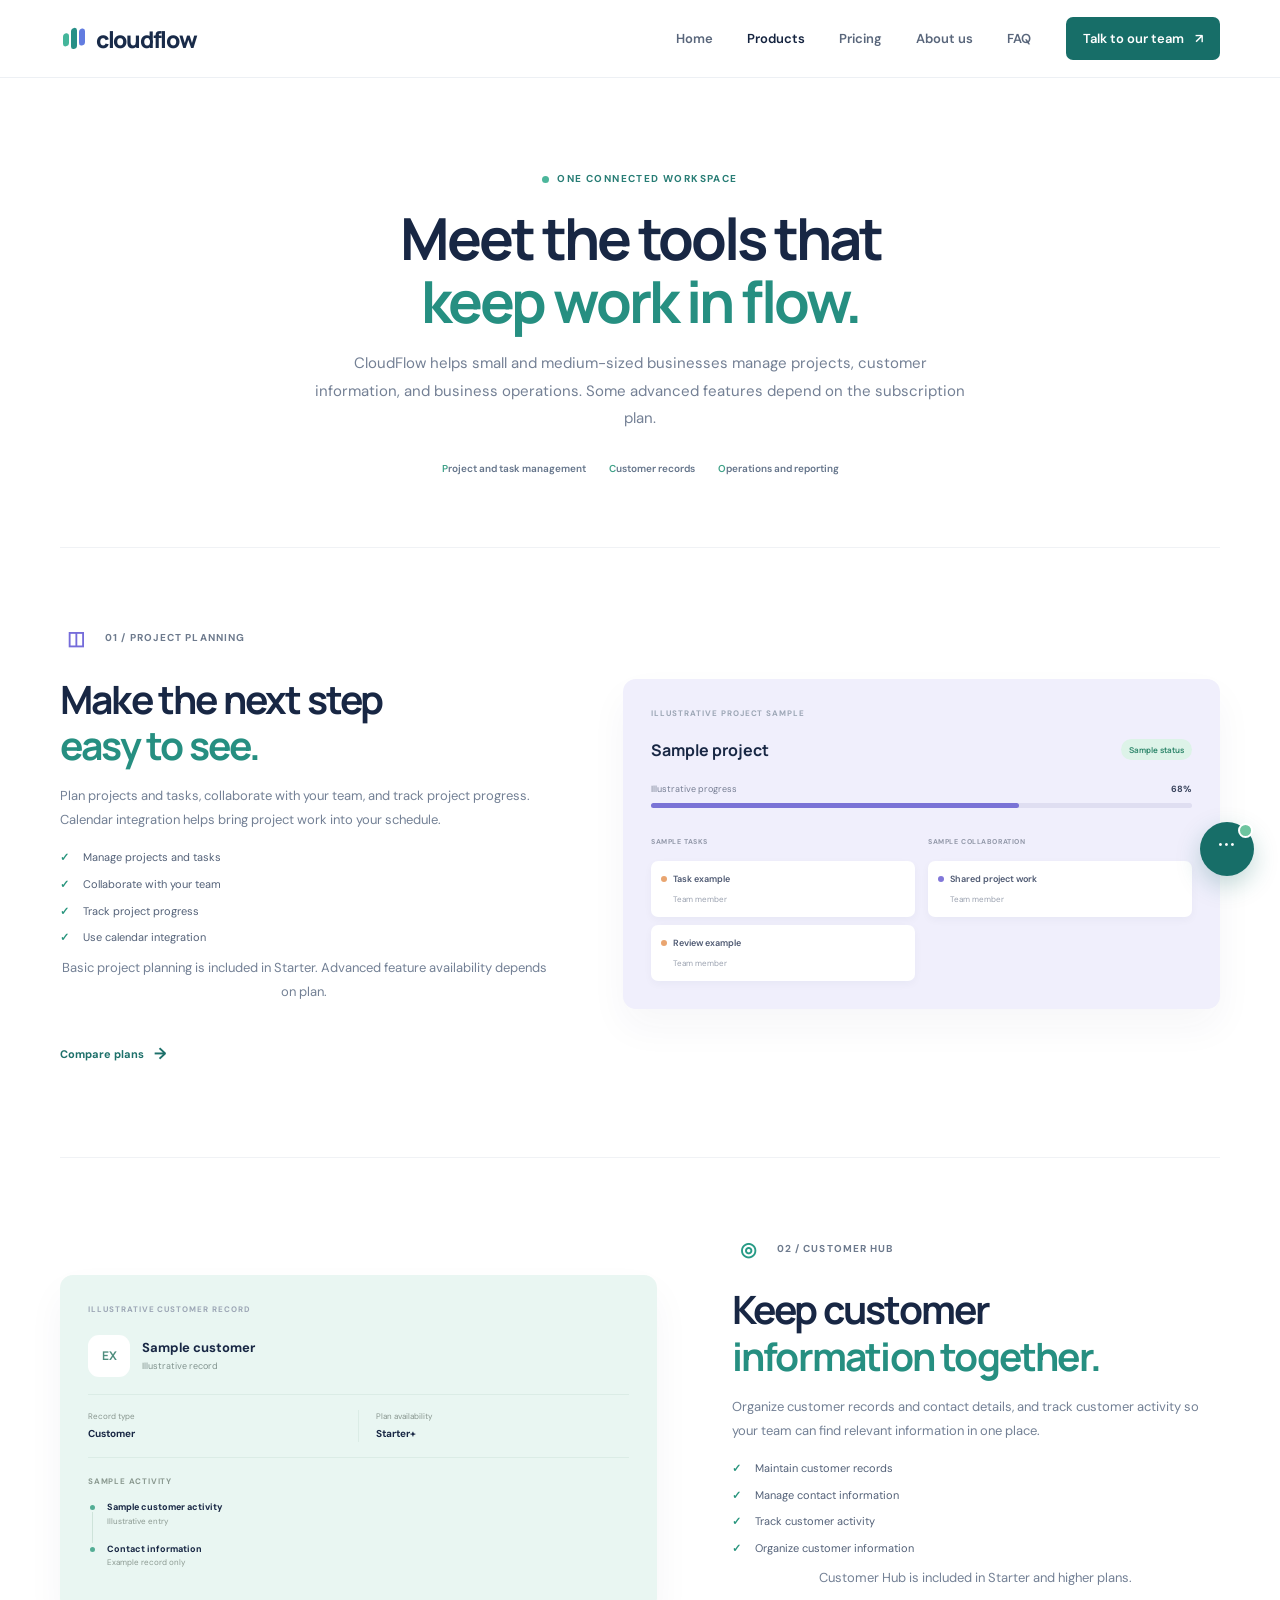
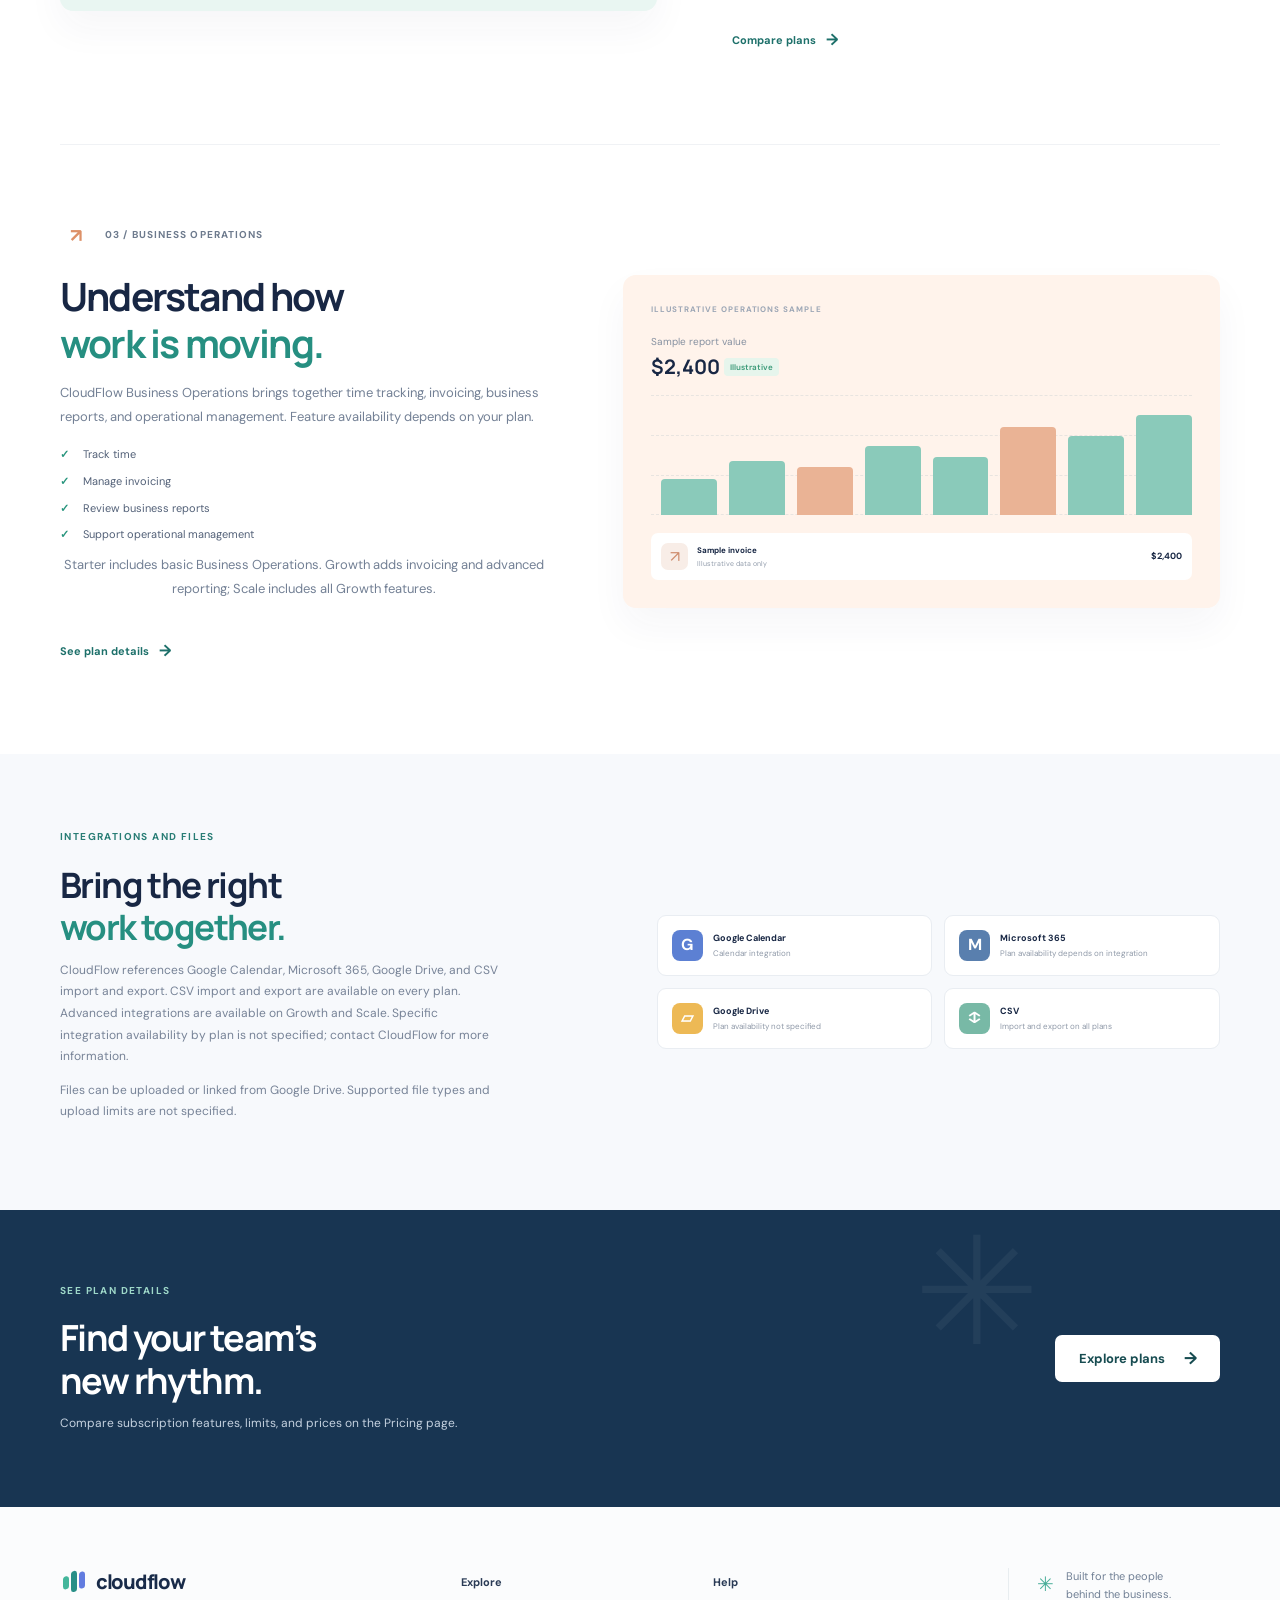
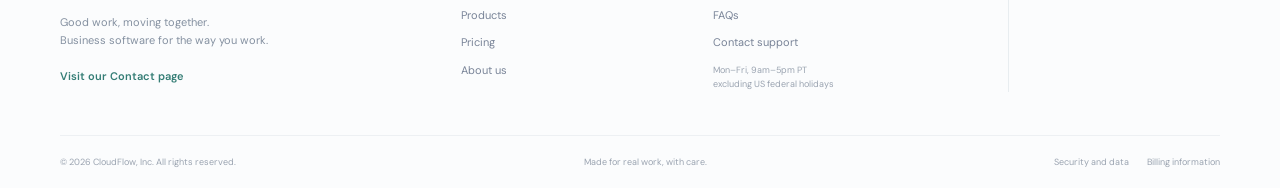
<file: products.html>
<!doctype html>
<html lang="en"><head><meta charset="utf-8"><meta name="viewport" content="width=device-width, initial-scale=1"><meta name="description" content="Explore CloudFlow's connected project, customer, and operations tools for small and medium-sized businesses."><title>Products — CloudFlow</title><link rel="preconnect" href="https://fonts.googleapis.com"><link rel="preconnect" href="https://fonts.gstatic.com" crossorigin><link href="https://fonts.googleapis.com/css2?family=DM+Sans:wght@400;500;600;700&family=Manrope:wght@400;500;600;700;800&display=swap" rel="stylesheet"><link rel="stylesheet" href="styles.css"><script src="script.js" defer></script></head><body>
<header class="site-header"><div class="container nav-wrap"><a class="brand" href="index.html"><span class="brand-mark"><i></i><i></i><i></i></span>cloudflow</a><button class="menu-toggle" aria-expanded="false" aria-controls="main-nav" aria-label="Open navigation"><span></span><span></span></button><nav id="main-nav" class="main-nav" aria-label="Main navigation"><a href="index.html">Home</a><a class="active" href="products.html">Products</a><a href="pricing.html">Pricing</a><a href="about.html">About us</a><a href="faq.html">FAQ</a><a class="nav-contact" href="contact.html">Talk to our team <span>↗</span></a></nav></div></header>
<main>

<section class="page-hero container"><div class="eyebrow"><span class="eyebrow-dot"></span> One connected workspace</div><h1>Meet the tools that<br><span>keep work in flow.</span></h1><p>CloudFlow helps small and medium-sized businesses manage projects, customer information, and business operations. Some advanced features depend on the subscription plan.</p><div class="page-hero-meta"><span>Project and task management</span><span>Customer records</span><span>Operations and reporting</span></div></section>
<section class="product-detail container" id="projects"><div class="product-copy"><div class="product-kicker"><span class="feature-icon">◫</span> 01 / Project planning</div><h2>Make the next step<br><span>easy to see.</span></h2><p>Plan projects and tasks, collaborate with your team, and track project progress. Calendar integration helps bring project work into your schedule.</p><ul class="check-list"><li>Manage projects and tasks</li><li>Collaborate with your team</li><li>Track project progress</li><li>Use calendar integration</li></ul><p class="plan-limit">Basic project planning is included in Starter. Advanced feature availability depends on plan.</p><a class="text-link" href="pricing.html">Compare plans <span>→</span></a></div><div class="product-visual project-visual"><div class="visual-caption">ILLUSTRATIVE PROJECT SAMPLE</div><div class="board-head"><strong>Sample project</strong><span class="pill pill-green">Sample status</span></div><div class="board-progress"><span>Illustrative progress</span><b>68%</b><i><em></em></i></div><div class="board-lanes"><div><small>SAMPLE TASKS</small><span class="board-item"><i></i> Task example <small>Team member</small></span><span class="board-item"><i></i> Review example <small>Team member</small></span></div><div><small>SAMPLE COLLABORATION</small><span class="board-item"><i class="purple-dot"></i> Shared project work <small>Team member</small></span></div></div></div></section>
<section class="product-detail reverse container" id="customer"><div class="product-copy"><div class="product-kicker"><span class="feature-icon mint-icon">◎</span> 02 / Customer Hub</div><h2>Keep customer<br><span>information together.</span></h2><p>Organize customer records and contact details, and track customer activity so your team can find relevant information in one place.</p><ul class="check-list"><li>Maintain customer records</li><li>Manage contact information</li><li>Track customer activity</li><li>Organize customer information</li></ul><p class="plan-limit">Customer Hub is included in Starter and higher plans.</p><a class="text-link" href="pricing.html">Compare plans <span>→</span></a></div><div class="product-visual customer-visual"><div class="visual-caption">ILLUSTRATIVE CUSTOMER RECORD</div><div class="profile-head"><span class="profile-avatar">EX</span><div><strong>Sample customer</strong><small>Illustrative record</small></div></div><div class="profile-stats"><span><small>Record type</small><b>Customer</b></span><span><small>Plan availability</small><b>Starter+</b></span></div><div class="timeline-label">SAMPLE ACTIVITY</div><div class="timeline-entry"><i></i><span><b>Sample customer activity</b><small>Illustrative entry</small></span></div><div class="timeline-entry"><i></i><span><b>Contact information</b><small>Example record only</small></span></div></div></section>
<section class="product-detail container" id="operations"><div class="product-copy"><div class="product-kicker"><span class="feature-icon peach-icon">↗</span> 03 / Business Operations</div><h2>Understand how<br><span>work is moving.</span></h2><p>CloudFlow Business Operations brings together time tracking, invoicing, business reports, and operational management. Feature availability depends on your plan.</p><ul class="check-list"><li>Track time</li><li>Manage invoicing</li><li>Review business reports</li><li>Support operational management</li></ul><p class="plan-limit">Starter includes basic Business Operations. Growth adds invoicing and advanced reporting; Scale includes all Growth features.</p><a class="text-link" href="pricing.html">See plan details <span>→</span></a></div><div class="product-visual ops-visual"><div class="visual-caption">ILLUSTRATIVE OPERATIONS SAMPLE</div><div class="ops-head"><span>Sample report value</span><b>$2,400 <em>Illustrative</em></b></div><div class="ops-chart"><div class="chart-grid"><i></i><i></i><i></i><i></i></div><div class="chart-columns"><span style="height:30%"></span><span style="height:45%"></span><span style="height:40%"></span><span style="height:58%"></span><span style="height:49%"></span><span style="height:74%"></span><span style="height:66%"></span><span style="height:84%"></span></div></div><div class="invoice-row"><span class="invoice-icon">↗</span><span><b>Sample invoice</b><small>Illustrative data only</small></span><strong>$2,400</strong></div></div></section>
<section class="integration-strip"><div class="container integration-inner"><div><div class="eyebrow">Integrations and files</div><h2>Bring the right<br><span>work together.</span></h2><p>CloudFlow references Google Calendar, Microsoft 365, Google Drive, and CSV import and export. CSV import and export are available on every plan. Advanced integrations are available on Growth and Scale. Specific integration availability by plan is not specified; contact CloudFlow for more information.</p><p>Files can be uploaded or linked from Google Drive. Supported file types and upload limits are not specified.</p></div><div class="integration-tiles"><div><span class="tile-g">G</span><strong>Google Calendar</strong><small>Calendar integration</small></div><div><span class="tile-m">M</span><strong>Microsoft 365</strong><small>Plan availability depends on integration</small></div><div><span class="tile-d">▱</span><strong>Google Drive</strong><small>Plan availability not specified</small></div><div><span class="tile-c">↕</span><strong>CSV</strong><small>Import and export on all plans</small></div></div></div></section>
<section class="cta-band"><div class="container cta-inner"><div><div class="eyebrow light">See plan details</div><h2>Find your team’s<br>new rhythm.</h2><p>Compare subscription features, limits, and prices on the Pricing page.</p></div><a class="button button-white" href="pricing.html">Explore plans <span>→</span></a><div class="cta-decoration">✳</div></div></section>
</main>
<footer class="site-footer"><div class="container"><div class="footer-main"><div class="footer-brand-col"><a class="brand" href="index.html"><span class="brand-mark"><i></i><i></i><i></i></span>cloudflow</a><p>Good work, moving together.<br>Business software for the way you work.</p><a class="footer-email" href="contact.html">Visit our Contact page</a></div><div class="footer-col"><strong>Explore</strong><a href="products.html">Products</a><a href="pricing.html">Pricing</a><a href="about.html">About us</a></div><div class="footer-col"><strong>Help</strong><a href="faq.html">FAQs</a><a href="contact.html">Contact support</a><span>Mon–Fri, 9am–5pm PT<br>excluding US federal holidays</span></div><div class="footer-note"><span class="footer-spark">✳</span><p>Built for the people<br>behind the business.</p></div></div><div class="footer-bottom"><span>© <span data-year>2026</span> CloudFlow, Inc. All rights reserved.</span><span>Made for real work, with care.</span><span><a href="faq.html#data">Security and data</a><a href="pricing.html#billing">Billing information</a></span></div></div></footer><button class="chat-placeholder" type="button" aria-label="Chat support coming soon" title="Chat support coming soon"><span class="chat-bubble">···</span><span class="chat-tooltip">Chat support coming soon</span></button></body></html>
</file>
<file: styles.css>
/* CloudFlow shared visual system */
:root{--ink:#182744;--muted:#66738a;--navy:#14233f;--teal:#176e68;--teal-dark:#115953;--line:#e7ebf0;--paper:#fff;--wash:#f7f9fc;--lilac:#f0edff;--mint:#e8f7f3;--peach:#fff0e7;--heading:'Manrope',sans-serif;--body:'DM Sans',sans-serif;--shadow:0 24px 70px rgba(30,47,78,.12)}
*{box-sizing:border-box}html{scroll-behavior:smooth;scroll-padding-top:96px}body{margin:0;color:var(--ink);font-family:var(--body);font-size:16px;line-height:1.65;-webkit-font-smoothing:antialiased}a{color:inherit;text-decoration:none}button{font:inherit}.container{width:min(1160px,calc(100% - 56px));margin-inline:auto}.announcement{height:34px;text-align:center;background:#14233f;color:#dce7f6;font-size:11px;letter-spacing:.04em;line-height:34px}.announcement span{color:#7ed2be;margin:0 8px}.site-header{height:78px;background:rgba(255,255,255,.96);border-bottom:1px solid #edf0f4;position:sticky;top:0;z-index:20;backdrop-filter:blur(12px)}.nav-wrap{height:100%;display:flex;align-items:center;justify-content:space-between}.brand{font:800 23px var(--heading);letter-spacing:-1.3px;color:#192b49;display:inline-flex;align-items:center;gap:9px}.brand-mark{width:27px;height:27px;display:inline-flex;align-items:center;justify-content:center;gap:2px;transform:skewY(-10deg)}.brand-mark i{width:6px;border-radius:5px;background:#44b69b;display:block}.brand-mark i:first-child{height:13px}.brand-mark i:nth-child(2){height:21px;background:#278f87}.brand-mark i:last-child{height:17px;background:#627ce0}.main-nav{display:flex;align-items:center;gap:34px;height:100%;font-size:13px;font-weight:600;color:#59667b}.main-nav>a{transition:color .2s}.main-nav>a:hover,.main-nav>a.active{color:#14233f}.main-nav .nav-contact{color:#fff;background:#176e68;padding:11px 17px;border-radius:7px;margin-left:1px}.nav-contact span{padding-left:8px}.menu-toggle{display:none}.hero{min-height:595px;display:grid;grid-template-columns:1fr 1.05fr;align-items:center;gap:46px;padding-block:65px 70px}.hero-copy{position:relative;z-index:1}.eyebrow{color:#287d75;text-transform:uppercase;font-size:10px;letter-spacing:.14em;font-weight:700;display:flex;align-items:center;gap:8px;margin-bottom:18px}.eyebrow-dot{width:7px;height:7px;border-radius:50%;background:#4cb69b}.hero h1,.page-hero h1{font:700 clamp(42px,5vw,65px)/1.09 var(--heading);letter-spacing:-3.7px;color:#182744;margin:0 0 20px}.hero h1 span,.page-hero h1 span,.section-heading h2 span,.product-copy h2 span,.billing-detail h2 span,.team-copy h2 span{color:#268f81}.hero-lede{max-width:505px;font-size:16px;line-height:1.8;color:#66738a;margin:0 0 26px}.hero-actions{display:flex;align-items:center;gap:25px;flex-wrap:wrap}.button{display:inline-flex;align-items:center;justify-content:center;gap:19px;padding:13px 19px;border-radius:7px;font-size:13px;font-weight:700;transition:transform .2s,background .2s;min-height:47px}.button:hover{transform:translateY(-2px)}.button-primary{background:#176e68;color:#fff;box-shadow:0 7px 16px #176e6824}.button-primary:hover{background:#115953}.button span{font-size:17px;line-height:1}.text-link{display:inline-flex;align-items:center;gap:10px;color:#1d706a;font-size:13px;font-weight:700}.text-link span{font-size:16px}.hero-proof{display:flex;align-items:center;gap:14px;margin-top:37px}.avatar-stack{display:flex;padding-left:2px}.avatar-stack span{width:29px;height:29px;border-radius:50%;border:2px solid white;margin-left:-4px;display:grid;place-items:center;background:#d9e9e6;color:#49666c;font-size:8px;font-weight:700}.avatar-stack span:nth-child(2){background:#f5ddcb;color:#866550}.avatar-stack span:nth-child(3){background:#dddaf4;color:#645b8e}.avatar-stack span:last-child{background:#e7ebf1;color:#66738a}.hero-proof p{font-size:11px;line-height:1.5;color:#8791a2;margin:0}.hero-proof strong{font-size:12px;color:#43506a}.hero-visual{position:relative;min-height:450px;display:grid;place-items:center}.orbit{position:absolute;border:1px solid #eaf0f1;border-radius:50%;transform:rotate(-15deg)}.orbit-one{width:510px;height:330px}.orbit-two{width:420px;height:275px;transform:rotate(18deg)}.dashboard-card{position:relative;z-index:1;width:390px;padding:23px 25px 15px;background:#fff;border:1px solid #edf0f4;border-radius:12px;box-shadow:0 28px 65px rgba(34,53,82,.14);transform:rotate(-2deg)}.dash-top,.dash-section-head,.metric-row,.task-line{display:flex;align-items:center;justify-content:space-between}.dash-brand{font-size:11px;color:#637087;font-weight:700}.mini-mark{color:#46ae99;font-size:18px;vertical-align:middle;margin-right:5px}.dash-dots{color:#a6afbd;letter-spacing:2px}.dash-title{font:700 18px var(--heading);letter-spacing:-.6px;margin-top:24px}.dash-title span{color:#f3b45b;font-size:13px}.dash-sub{font-size:10px;color:#9aa4b2;margin-top:2px}.metric-row{margin:21px 0 18px;border-block:1px solid #f0f2f5;padding:14px 0}.metric-row>div{width:50%}.metric-row>div+div{border-left:1px solid #edf0f4;padding-left:18px}.metric-row small,.dash-section-head small{display:block;font-size:9px;color:#909aab}.metric-row strong{font:700 20px var(--heading);display:block;margin-top:3px}.metric-row em{font:600 9px var(--body);color:#32a186;background:#e9f8f3;padding:3px 5px;border-radius:4px;vertical-align:3px}.dash-section-head{font-size:10px;margin-bottom:10px}.dash-section-head small{font-size:9px}.chart{height:82px;display:flex;align-items:end;gap:9px;border-bottom:1px solid #edf0f4;background:repeating-linear-gradient(to bottom,transparent 0,transparent 26px,#f0f3f6 27px)}.chart span{flex:1;border-radius:4px 4px 0 0;background:linear-gradient(180deg,#74cbbc,#b4e4da)}.chart span:nth-child(6n+2),.chart span:last-child{background:linear-gradient(180deg,#7086e3,#bec9f4)}.chart-labels{display:flex;justify-content:space-between;color:#a0a9b7;font-size:8px;padding:5px 0 10px}.task-line{border-top:1px solid #eff1f4;padding-top:11px;font-size:9px;color:#4e5b70}.task-check{height:15px;width:15px;border-radius:50%;background:#e5f6ef;color:#36a381;display:grid;place-items:center;font-size:9px}.task-date{color:#929caf;font-size:8px}.float-note{position:absolute;z-index:2;background:#fff;padding:12px 15px;display:flex;align-items:center;gap:10px;border-radius:9px;box-shadow:0 12px 32px #24395b1a;border:1px solid #f1f3f6}.note-top{top:54px;right:0}.note-bottom{bottom:40px;left:-3px}.note-icon{width:32px;height:32px;border-radius:8px;display:grid;place-items:center;font-size:15px}.note-icon.purple{background:#efedff;color:#7067d4}.note-icon.green{background:#e4f7ee;color:#329d77}.float-note strong,.float-note small{display:block}.float-note strong{font-size:10px}.float-note small{font-size:8px;color:#8791a2;margin-top:2px}.sparkle{position:absolute;color:#54b59f}.sparkle-a{top:18px;left:60px;font-size:24px}.sparkle-b{right:22px;bottom:24px;color:#98a0e6;font-size:18px}.trust-band{background:#fafbfd;border-block:1px solid #f0f2f5}.trust-inner{height:110px;display:flex;align-items:center;justify-content:space-between;gap:30px}.trust-inner>p{font-size:11px;color:#8994a5;max-width:115px;line-height:1.6}.logo-row{display:flex;justify-content:space-between;align-items:center;gap:52px;flex:1;color:#778194;opacity:.8}.logo-word{font:700 17px var(--heading);letter-spacing:-.5px;white-space:nowrap}.logo-word span{color:#dc8d73}.logo-word.serif{font:700 18px Georgia,serif}.logo-word.spaced{font:700 12px var(--body);letter-spacing:2px}.logo-word.logo-icon{font-size:17px}.logo-icon span{color:#68b6aa}.italic{font-style:italic!important}.section{padding-block:112px}.section-heading{max-width:720px;margin-bottom:53px}.section-heading h2,.billing-detail h2,.team-copy h2{font:700 clamp(32px,4vw,48px)/1.17 var(--heading);letter-spacing:-2.2px;margin:0 0 15px}.section-heading>p{color:#778397;line-height:1.8;font-size:14px;max-width:670px;margin-top:19px}.feature-grid{display:grid;grid-template-columns:repeat(3,1fr);gap:18px}.feature-card{border-radius:12px;padding:26px 25px 21px;min-height:360px;overflow:hidden}.feature-lilac{background:#f1efff}.feature-mint{background:#eaf7f3}.feature-peach{background:#fff1e8}.feature-icon{width:38px;height:38px;border-radius:10px;background:#fff;color:#756cda;display:grid;place-items:center;font-size:19px;margin-bottom:23px}.feature-mint .feature-icon{color:#279b86}.feature-peach .feature-icon{color:#dd9168}.feature-card h3{font:700 19px var(--heading);letter-spacing:-.5px;margin:0 0 9px}.feature-card p{font-size:12px;line-height:1.75;color:#68758a;min-height:63px;margin:0 0 16px}.feature-card>a{font-size:11px;color:#455872;font-weight:700}.feature-card>a span{margin-left:5px}.mini-project{margin-top:22px;padding:13px 13px 11px;background:#fff;border:1px solid #f0eefb;border-radius:8px;font-size:9px;font-weight:700}.mini-project>div{display:flex;align-items:center;gap:5px}.status-dot{width:6px;height:6px;border-radius:50%;background:#67b9a0}.mini-project small{margin-left:auto;color:#a0a6b0;font-size:8px;font-weight:500}.progress{margin-top:10px;height:4px;background:#eeeefa;border-radius:4px}.progress i{display:block;height:100%;background:#7b74dc;border-radius:4px}.customer-chip{margin-top:21px;background:#fff;border-radius:8px;padding:11px;display:flex;align-items:center;gap:9px}.customer-avatar,.quote-avatar{width:31px;height:31px;background:#f7d9cb;border-radius:50%;display:grid;place-items:center;color:#8d624d;font-size:9px;font-weight:700}.customer-chip strong,.customer-chip small{display:block;font-size:9px}.customer-chip small{font-size:8px;color:#929ba9;margin-top:2px}.customer-chip>b{margin-left:auto;color:#58a88f}.mini-bars{height:63px;display:flex;align-items:end;gap:6px;position:relative;margin-top:15px;border-bottom:1px solid #efd9ce}.mini-bars span{width:14px;background:#e7a884;border-radius:3px 3px 0 0}.mini-bars span:nth-child(even){background:#f3cbb4}.mini-bars b{font-size:8px;color:#b36f4c;margin-left:auto;align-self:center}.quote-section{background:#f7f9fc;padding:78px 0}.quote-inner{position:relative;max-width:770px;text-align:center}.quote-mark{font:90px Georgia;color:#6dbca9;height:57px;line-height:1}.quote-inner blockquote{font:600 25px/1.55 var(--heading);letter-spacing:-.7px;color:#243450;margin:8px auto 26px}.quote-person{display:inline-flex;gap:10px;align-items:center;text-align:left}.quote-avatar{background:#c6e3dc;color:#347369}.quote-person strong,.quote-person small{display:block}.quote-person strong{font-size:11px}.quote-person small{font-size:9px;color:#8a94a4}.quote-stat{position:absolute;right:-100px;top:45%;display:flex;align-items:center;gap:8px;text-align:left;color:#8a94a4;font-size:9px;line-height:1.5}.quote-stat strong{font:700 22px var(--heading);color:#207b72}.centered{text-align:center;margin-inline:auto}.centered .eyebrow{justify-content:center}.steps-section{padding-block:100px}.steps-grid{display:grid;grid-template-columns:repeat(3,1fr);gap:50px;margin-top:57px}.step-number{font:700 13px var(--heading);color:#319584;background:#e9f7f3;display:grid;place-items:center;width:36px;height:36px;border-radius:50%}.steps-grid h3{font:700 16px var(--heading);margin:18px 0 8px}.steps-grid p{font-size:12px;color:#788499;line-height:1.8;margin:0}.center-action{text-align:center;margin-top:45px}.button-outline{border:1px solid #d8e0e6;color:#243951;background:#fff}.button-outline:hover{border-color:#73b7a7}.cta-band{background:#183552;color:#fff;overflow:hidden}.cta-inner{padding-block:73px;display:flex;align-items:center;justify-content:space-between;position:relative}.eyebrow.light{color:#9ed8c9}.cta-inner h2{font:700 36px/1.18 var(--heading);letter-spacing:-1.6px;margin:0 0 12px}.cta-inner p{font-size:12px;color:#c4d1df;margin:0;max-width:480px}.button-white{color:#174c51;background:white;min-width:165px;position:relative;z-index:1}.cta-decoration{position:absolute;font-size:150px;right:180px;top:8px;line-height:1;color:#ffffff0d}.site-footer{background:#fbfcfd;padding-top:61px}.footer-main{display:grid;grid-template-columns:1.7fr 1fr 1.2fr 1fr;gap:40px;padding-bottom:43px}.footer-brand-col .brand{font-size:20px}.footer-brand-col p{font-size:11px;color:#8490a0;line-height:1.7;margin:16px 0 12px}.footer-email{font-size:11px;color:#347d75;font-weight:600}.footer-col{display:flex;flex-direction:column;gap:9px;font-size:11px;color:#788397}.footer-col strong{font-size:11px;color:#293a55;margin:5px 0 6px}.footer-col span{font-size:9px;color:#9aa3b0;margin-top:2px}.footer-note{border-left:1px solid #e8edf0;padding-left:28px;display:flex;gap:12px;align-items:flex-start}.footer-spark{color:#48ad98;font-size:20px}.footer-note p{font-size:11px;color:#718095;line-height:1.6;margin:0}.footer-bottom{border-top:1px solid #edf0f3;min-height:53px;display:flex;align-items:center;justify-content:space-between;color:#9aa3b0;font-size:9px}.footer-bottom>span:last-child{display:flex;gap:18px}.footer-bottom a:hover{color:#287d75}.chat-placeholder{position:fixed;z-index:25;right:26px;bottom:24px;width:54px;height:54px;border:0;border-radius:50%;background:#176e68;color:#fff;box-shadow:0 9px 24px #176e6842;cursor:default;display:grid;place-items:center}.chat-bubble{font-size:25px;letter-spacing:1px;line-height:0;margin-top:-9px}.chat-placeholder:after{content:'';position:absolute;width:11px;height:11px;border:2px solid #fff;background:#6dc49f;border-radius:50%;right:1px;top:1px}.chat-tooltip{position:absolute;right:64px;white-space:nowrap;background:#14233f;color:#fff;border-radius:5px;font-size:10px;padding:7px 10px;opacity:0;pointer-events:none;transition:opacity .2s}.chat-placeholder:hover .chat-tooltip,.chat-placeholder:focus-visible .chat-tooltip{opacity:1}
/* Inner page templates */
.page-hero{padding-block:93px 69px;text-align:center;max-width:880px}.page-hero .eyebrow{justify-content:center}.page-hero h1{font-size:58px;letter-spacing:-3px;margin-bottom:18px}.page-hero>p{max-width:650px;margin:0 auto;color:#748095;font-size:15px;line-height:1.85}.page-hero-meta{display:flex;justify-content:center;gap:23px;margin-top:28px;color:#64748a;font-size:10px;font-weight:600}.page-hero-meta span:first-letter{color:#3fa188}.product-detail{display:grid;grid-template-columns:.9fr 1.1fr;align-items:center;gap:75px;padding-block:74px 90px;border-top:1px solid #f0f2f5}.product-detail.reverse{grid-template-columns:1.1fr .9fr}.product-detail.reverse .product-copy{order:2}.product-detail.reverse .product-visual{order:1}.product-kicker{display:flex;align-items:center;gap:11px;font-size:10px;text-transform:uppercase;letter-spacing:.11em;color:#6d7a8d;font-weight:700}.product-kicker .feature-icon{margin:0;width:34px;height:34px}.mint-icon{color:#279b86}.peach-icon{color:#dd9168}.product-copy h2{font:700 39px/1.2 var(--heading);letter-spacing:-1.8px;margin:20px 0 15px}.product-copy>p{font-size:13px;color:#738095;line-height:1.85;margin:0 0 17px}.check-list{list-style:none;margin:0;padding:0}.check-list li{position:relative;padding-left:23px;margin:9px 0;color:#536178;font-size:11px;line-height:1.6}.check-list li:before{content:'✓';position:absolute;left:0;top:0;color:#26947c;font-weight:700}.product-copy .text-link{margin-top:20px;font-size:11px}.product-visual{background:#f3f5fa;border-radius:13px;min-height:330px;padding:28px;box-shadow:0 18px 38px #24395b0b}.visual-caption{font-size:8px;letter-spacing:.12em;color:#9ca6b5;font-weight:700;margin-bottom:18px}.project-visual{background:#f0effc}.board-head{display:flex;justify-content:space-between;align-items:center;font:700 16px var(--heading)}.pill{font-size:8px;font-weight:700;padding:5px 8px;border-radius:12px}.pill-green{color:#348a6f;background:#ddf3e8}.board-progress{margin:21px 0 18px;display:grid;grid-template-columns:1fr auto;gap:7px;font-size:9px;color:#777f94}.board-progress b{color:#39435c}.board-progress>i{grid-column:1/-1;height:5px;background:#dfdef1;border-radius:6px}.board-progress>i em{width:68%;height:100%;display:block;background:#7a73d6;border-radius:6px}.board-lanes{display:grid;grid-template-columns:1fr 1fr;gap:13px}.board-lanes>div>small{font-size:7px;letter-spacing:.08em;color:#9298a9;font-weight:700}.board-item{display:block;background:#fff;border-radius:7px;margin-top:8px;padding:11px 10px;font-size:9px;font-weight:600;color:#4d5871;box-shadow:0 3px 8px #2636540a}.board-item>i{display:inline-block;width:6px;height:6px;border-radius:50%;background:#e9a570;margin-right:4px}.board-item>i.purple-dot{background:#8177d9}.board-item small{display:block;padding:6px 0 0 12px;color:#9aa1af;font-size:8px;font-weight:400}.board-footer{display:flex;align-items:center;margin-top:15px}.tiny-avatar{width:21px;height:21px;border-radius:50%;display:grid;place-items:center;font-size:7px;font-weight:700;color:#755744;background:#f0d5c3;border:2px solid white;margin-right:-5px}.avatar-two{background:#d5def1;color:#58678e}.avatar-three{background:#d3ebe4;color:#4b8172}.board-footer small{font-size:8px;color:#8c96a5;margin-left:12px}.customer-visual{background:#e9f6f2}.profile-head{display:flex;align-items:center;gap:12px;padding-bottom:17px;border-bottom:1px solid #dbece6}.profile-avatar{width:42px;height:42px;border-radius:11px;background:#fff;color:#4e8d7d;display:grid;place-items:center;font:700 12px var(--heading)}.profile-head strong,.profile-head small{display:block}.profile-head strong{font-size:13px}.profile-head small{font-size:9px;color:#81938e}.profile-head button{margin-left:auto;border:0;background:transparent;color:#85958e}.profile-stats{display:flex;padding:15px 0;border-bottom:1px solid #dbece6}.profile-stats span{width:50%}.profile-stats span+span{padding-left:17px;border-left:1px solid #dbece6}.profile-stats small,.profile-stats b{display:block}.profile-stats small{font-size:8px;color:#87958e}.profile-stats b{font-size:10px;margin-top:3px}.timeline-label{font-size:8px;letter-spacing:.1em;color:#89988f;font-weight:700;margin:17px 0 12px}.timeline-entry{display:flex;gap:10px;position:relative;padding-bottom:13px}.timeline-entry:not(:last-child):after{content:'';position:absolute;top:9px;bottom:-1px;left:4px;width:1px;background:#cee3da}.timeline-entry>i{width:9px;height:9px;border-radius:50%;background:#53ad95;border:2px solid #e9f6f2;z-index:1;margin-top:3px}.timeline-entry span>*{display:block}.timeline-entry b{font-size:9px}.timeline-entry small{font-size:8px;color:#8b9991}.ops-visual{background:#fff3eb}.ops-head>span,.ops-head>b{display:block}.ops-head>span{font-size:10px;color:#8590a0}.ops-head>b{font:700 20px var(--heading);margin-top:3px}.ops-head em{font:600 8px var(--body);color:#3a9977;background:#e6f5ec;border-radius:4px;padding:4px 6px;vertical-align:4px}.ops-chart{height:120px;margin-top:15px;position:relative}.chart-grid{position:absolute;inset:0;display:flex;flex-direction:column;justify-content:space-between}.chart-grid i{border-top:1px dashed #e8e4e0}.chart-columns{position:absolute;inset:0 0 0 10px;display:flex;align-items:end;gap:12px}.chart-columns span{flex:1;background:#8acaba;border-radius:4px 4px 0 0;z-index:1}.chart-columns span:nth-child(3n){background:#eab395}.ops-legend{display:flex;justify-content:flex-end;gap:15px;margin-top:8px;font-size:8px;color:#828d9c}.ops-legend i{display:inline-block;width:6px;height:6px;border-radius:50%;margin-right:4px}.legend-blue{background:#8acaba}.legend-peach{background:#eab395}.invoice-row{background:#fff;border-radius:7px;padding:10px;display:flex;align-items:center;gap:9px;margin-top:18px}.invoice-icon{width:27px;height:27px;background:#f8ede7;color:#ce8c6d;border-radius:7px;display:grid;place-items:center}.invoice-row span:nth-child(2){flex:1}.invoice-row b,.invoice-row small{display:block}.invoice-row b{font-size:8px}.invoice-row small{font-size:7px;color:#929cab}.invoice-row>strong{font-size:9px}.integration-strip{background:#f7f9fc;padding-block:75px}.integration-inner{display:grid;grid-template-columns:1fr 1.1fr;gap:85px;align-items:center}.integration-inner h2{font:700 35px/1.2 var(--heading);letter-spacing:-1.6px;margin:0 0 12px}.integration-inner h2 span{color:#268f81}.integration-inner p{font-size:12px;color:#778397;line-height:1.8;max-width:440px}.integration-tiles{display:grid;grid-template-columns:1fr 1fr;gap:12px}.integration-tiles>div{border:1px solid #e9edf2;background:#fff;border-radius:9px;padding:14px;display:grid;grid-template-columns:31px 1fr;column-gap:10px;align-items:center}.integration-tiles>div>span{grid-row:span 2;width:31px;height:31px;border-radius:8px;display:grid;place-items:center;font-weight:700;color:#fff;background:#5c80d3}.integration-tiles .tile-m{background:#597fae}.integration-tiles .tile-d{background:#edb955}.integration-tiles .tile-c{background:#78b9a6}.integration-tiles strong{font-size:9px}.integration-tiles small{font-size:8px;color:#8f99a8}.pricing-hero{padding-bottom:42px}.pricing-hero .billing-note{margin-top:24px;color:#64748a;font-size:10px}.billing-dot{display:inline-block;width:7px;height:7px;border-radius:50%;background:#62b89e;margin-right:7px}.pricing-grid{display:grid;grid-template-columns:repeat(3,1fr);gap:15px;align-items:stretch;padding-bottom:90px}.price-card{position:relative;border:1px solid #e6eaf0;border-radius:11px;padding:26px 23px 24px;background:#fff}.featured-plan{border:1.5px solid #2b897e;box-shadow:0 13px 38px #226f6418}.popular-tag{position:absolute;top:-13px;left:50%;transform:translateX(-50%);white-space:nowrap;background:#287f75;color:#fff;border-radius:12px;padding:4px 12px;font-size:8px;letter-spacing:.08em;font-weight:700}.plan-label{font-size:9px;color:#8290a2}.price-card h2{font:700 24px var(--heading);letter-spacing:-.7px;margin:5px 0}.plan-description{font-size:10px;line-height:1.6;color:#788499;min-height:33px;margin:0 0 18px}.price{display:flex;align-items:center;gap:9px}.price strong{font:700 40px var(--heading);letter-spacing:-2px;color:#1d2f4a}.price span{font-size:8px;color:#7e899b;line-height:1.45}.price-monthly{font-size:8px;color:#909aaa;margin:2px 0 17px}.full-button{width:100%;min-height:42px;font-size:10px;justify-content:space-between}.plan-limit{text-align:center;font-size:8px;color:#8792a3;margin:9px 0 16px}.plan-rule{height:1px;background:#edf0f3;margin-bottom:17px}.includes-label{font-size:9px}.plan-list{margin-top:8px}.plan-list li{font-size:9px;margin:8px 0;padding-left:19px}.billing-detail{background:#f7f9fc;padding-block:82px}.billing-detail-inner{display:grid;grid-template-columns:.8fr 1.2fr;gap:90px}.billing-copy p{font-size:11px;line-height:1.8;color:#748095;margin:0 0 15px}.billing-copy strong{color:#35435a}.billing-copy .text-link{margin-top:4px;font-size:10px}.about-story{background:#f7f9fc;padding-block:82px}.about-story-inner{display:grid;grid-template-columns:.85fr 1.15fr;gap:100px;align-items:center}.story-art{height:355px;position:relative;display:grid;place-items:center;background:#e9f3ef;border-radius:46% 54% 50% 50% / 47% 44% 56% 53%}.story-orbit{position:absolute;width:260px;height:260px;border:1px solid #cde5dd;border-radius:50%}.story-card{width:202px;height:230px;background:#fff;border-radius:12px;padding:25px;box-shadow:0 18px 45px #234a411c;transform:rotate(-5deg);display:flex;flex-direction:column;justify-content:space-between}.story-spark{color:#42a890;font-size:27px}.story-card strong{font:700 22px/1.27 var(--heading);letter-spacing:-.6px}.story-card small{font-size:8px;color:#929baa}.story-stamp{position:absolute;bottom:16px;right:7px;font-size:8px;letter-spacing:.1em;color:#728378;border:1px solid #b8d4ca;border-radius:50%;width:67px;height:67px;display:grid;place-items:center;text-align:center;transform:rotate(8deg)}.story-copy h2{font:700 37px/1.2 var(--heading);letter-spacing:-1.7px;margin:0 0 16px}.story-copy h2 span{color:#268f81}.story-copy p{font-size:11px;line-height:1.9;color:#718095;margin:0 0 14px}.values-section{padding-block:95px}.values-grid{display:grid;grid-template-columns:repeat(3,1fr);gap:24px}.values-grid article{border-top:1px solid #dfe5e9;padding:19px 8px 0 0}.values-grid article>span{font:700 11px var(--heading);color:#43a58f}.values-grid h3{font:700 16px var(--heading);margin:14px 0 7px}.values-grid p{font-size:10px;line-height:1.8;color:#788397;margin:0}.company-facts{background:#183552;color:#fff}.facts-grid{display:grid;grid-template-columns:repeat(4,1fr);padding-block:35px}.facts-grid>div{text-align:center;border-right:1px solid #ffffff24}.facts-grid>div:last-child{border:0}.facts-grid strong,.facts-grid span{display:block}.facts-grid strong{font:700 28px var(--heading);letter-spacing:-1px}.facts-grid span{font-size:9px;color:#c0cedc;margin-top:3px}.team-section{display:grid;grid-template-columns:1fr 1fr;gap:85px;align-items:center;padding-block:100px}.team-copy h2{margin-bottom:14px}.team-copy p{font-size:11px;line-height:1.85;color:#748095}.team-copy .text-link{font-size:10px;margin-top:9px}.team-quote{min-height:260px;background:#f1efff;border-radius:13px;padding:30px;position:relative;overflow:hidden}.team-quote-mark{font:55px Georgia;color:#7770d4;line-height:1}.team-quote p{font:600 19px/1.6 var(--heading);letter-spacing:-.5px;max-width:320px;position:relative;z-index:1}.team-quote small{font-size:9px;color:#717b8f}.team-art{position:absolute;right:-15px;bottom:-24px;width:180px;height:135px}.team-art i{position:absolute;width:55px;height:100px;border-radius:30px 30px 4px 4px;background:#d2ccfa;bottom:0;transform:rotate(20deg)}.team-art i:nth-child(2){left:42px;height:115px;background:#b5dcd4;transform:rotate(-13deg)}.team-art i:nth-child(3){left:81px;height:83px;background:#f2cbb5;transform:rotate(9deg)}.team-art i:nth-child(4){left:117px;height:105px;background:#c7d4f2;transform:rotate(-18deg)}.team-art span{position:absolute;z-index:2;top:-2px;right:37px;color:#48a991;font-size:23px}.faq-hero{padding-bottom:60px}.faq-hero>.text-link{margin-top:20px}.faq-layout{display:grid;grid-template-columns:205px 1fr;gap:75px;padding-bottom:100px}.faq-sidebar{position:sticky;align-self:start;top:110px;display:flex;flex-direction:column;gap:10px;font-size:10px;color:#7b8799}.faq-sidebar strong{font-size:10px;color:#32415b;margin-bottom:4px}.faq-sidebar>a{padding:4px 0}.faq-sidebar>a:hover{color:#20776e}.faq-help{margin-top:20px;padding:15px;background:#f2f6f8;border-radius:9px}.faq-help>span{color:#43a890;font-size:18px}.faq-help b{display:block;font-size:10px;margin-top:4px;color:#3a4960}.faq-help p{font-size:9px;line-height:1.6;color:#8390a0}.faq-help>a{font-size:9px;color:#267b72;font-weight:700}.faq-group{margin-bottom:43px}.faq-group-title{display:flex;align-items:center;gap:13px;border-bottom:1px solid #e8edf0;padding-bottom:13px;margin-bottom:3px}.faq-group-title>span{width:27px;height:27px;background:#eaf6f2;border-radius:50%;display:grid;place-items:center;font-size:8px;color:#388f7d;font-weight:700}.faq-group-title h2{font:700 18px var(--heading);letter-spacing:-.5px;margin:0}.faq-item{border-bottom:1px solid #edf0f3;padding:18px 0}.faq-item h3{font:700 12px var(--heading);margin:0 0 7px;color:#2e3e58}.faq-item p{font-size:10px;line-height:1.85;color:#758196;margin:0}.faq-item p a,.legal-info a{color:#23796f;text-decoration:underline;text-underline-offset:2px}.faq-contact-band{background:#183552;color:#fff;padding-block:45px}.faq-contact-band .container{display:flex;align-items:center;justify-content:space-between}.faq-contact-band h2{font:700 25px/1.25 var(--heading);letter-spacing:-.8px;margin:5px 0 0}.faq-contact-band .button{font-size:10px}.contact-hero{padding-bottom:54px}.contact-layout{display:grid;grid-template-columns:1.2fr .8fr;gap:25px;padding-bottom:95px}.contact-options{display:flex;flex-direction:column;gap:12px}.contact-option{border:1px solid #e8edf0;border-radius:10px;padding:19px;display:flex;gap:14px}.contact-icon{width:35px;height:35px;flex:none;border-radius:9px;background:#f0edff;color:#756cda;display:grid;place-items:center}.contact-icon.mint{background:#e8f7f3;color:#279b86}.contact-icon.peach{background:#fff0e7;color:#dd9168}.contact-option h2{font:700 14px var(--heading);margin:0 0 4px}.contact-option p{font-size:10px;line-height:1.6;color:#7c8797;margin:0 0 9px}.contact-option>div>a{font-size:10px;color:#277d73;font-weight:700}.contact-option>div>a span{padding-left:5px}.contact-option small{display:block;font-size:8px;color:#969fac;margin-top:6px}.contact-option small a{color:#428c80;text-decoration:underline}.office-card{display:flex;gap:16px;align-items:center;background:#f7f9fc;padding:16px;border-radius:10px}.office-art{position:relative;flex:none;width:105px;height:97px;background:#deeee8;border-radius:7px;display:grid;place-items:center;overflow:hidden}.office-art:before,.office-art:after{content:'';position:absolute;width:58px;height:75px;background:#c1ddd2;bottom:-11px;left:3px;transform:rotate(-17deg);border-radius:3px}.office-art:after{left:auto;right:0;height:57px;background:#c8d6ed;transform:rotate(16deg)}.office-art span{z-index:1;font:800 16px var(--heading);color:#477b6f;letter-spacing:2px}.office-art i{position:absolute;z-index:1;width:8px;height:8px;border:1px solid #9abcae;border-radius:50%;top:11px;left:15px}.office-art i:nth-of-type(2){left:75px;top:27px;width:5px;height:5px}.office-art i:nth-of-type(3){top:66px;left:28px;width:4px;height:4px}.office-card strong{font-size:10px}.office-card p{font-size:9px;line-height:1.7;color:#66748a;margin:4px 0}.office-card small{font-size:8px;color:#909baa}.contact-aside{position:relative;overflow:hidden;border-radius:11px;background:#183552;color:#fff;padding:29px;min-height:390px}.aside-spark{position:absolute;right:16px;top:4px;font-size:82px;color:#ffffff13}.contact-aside .eyebrow{font-size:8px;position:relative}.contact-aside h2{position:relative;font:700 27px/1.25 var(--heading);letter-spacing:-1px;margin:0 0 14px}.contact-aside>p{font-size:10px;line-height:1.75;color:#c7d3df;position:relative}.contact-faq-link{display:inline-flex;gap:8px;color:#a4ddce;font-size:9px;font-weight:700;margin-top:4px}.aside-hours{border-top:1px solid #ffffff2b;margin-top:27px;padding-top:16px}.aside-hours span,.aside-hours strong,.aside-hours small{display:block}.aside-hours span{font-size:7px;letter-spacing:.13em;color:#a9c0ce}.aside-hours strong{font:700 15px var(--heading);margin-top:5px}.aside-hours small{font-size:8px;color:#b5c4d1}.legal-info{border-top:1px solid #edf0f3;padding-block:52px;display:grid;grid-template-columns:1fr 1fr;gap:60px}.legal-info article{scroll-margin-top:100px}.legal-info .eyebrow{font-size:8px;margin-bottom:7px}.legal-info h2{font:700 17px var(--heading);margin:0 0 9px}.legal-info p{font-size:9px;line-height:1.85;color:#788397;margin:0}.legal-info a{font-size:inherit}
@media(max-width:980px){.main-nav{gap:20px}.hero{gap:20px}.hero-visual{transform:scale(.9);margin-inline:-20px}.logo-row{gap:25px}.quote-stat{right:-25px}.product-detail,.product-detail.reverse{gap:40px}.about-story-inner{gap:50px}.faq-layout{gap:38px}.contact-layout{grid-template-columns:1.05fr .95fr}}
@media(max-width:760px){.container{width:min(100% - 40px,600px)}.announcement{font-size:9px}.site-header{height:66px}.brand{font-size:21px}.menu-toggle{display:flex;width:40px;height:40px;border:1px solid #e8edf0;border-radius:8px;background:#fff;flex-direction:column;align-items:center;justify-content:center;gap:5px;cursor:pointer}.menu-toggle span{height:2px;width:16px;background:#203450;border-radius:2px;transition:.2s}.menu-toggle[aria-expanded=true] span:first-child{transform:translateY(3.5px) rotate(45deg)}.menu-toggle[aria-expanded=true] span:last-child{transform:translateY(-3.5px) rotate(-45deg)}.main-nav{display:none;position:absolute;top:65px;left:0;right:0;height:auto;background:#fff;border-bottom:1px solid #e8edf0;padding:12px 20px 18px;box-shadow:0 18px 24px #20345014;align-items:stretch;gap:0;flex-direction:column}.main-nav.is-open{display:flex}.main-nav>a{padding:10px 3px}.main-nav .nav-contact{margin:7px 0 0;text-align:center}.hero{display:block;padding-block:62px 35px;min-height:0}.hero h1{font-size:48px;letter-spacing:-2.9px}.hero-lede{font-size:14px}.hero-proof{margin-top:28px}.hero-visual{transform:none;min-height:370px;margin:13px -8px 0;overflow:hidden}.orbit-one{width:420px;height:280px}.orbit-two{width:340px;height:230px}.dashboard-card{width:min(355px,88vw);padding:19px 20px 13px}.note-top{top:15px;right:-3px}.note-bottom{bottom:15px;left:-1px}.float-note{padding:9px 10px}.trust-inner{height:auto;display:block;padding-block:25px}.trust-inner>p{max-width:none;text-align:center;margin:0 0 17px}.logo-row{flex-wrap:wrap;justify-content:center;gap:20px 28px}.logo-word{font-size:14px}.logo-word.serif{font-size:15px}.section{padding-block:76px}.section-heading{margin-bottom:32px}.section-heading h2{font-size:35px;letter-spacing:-1.7px}.section-heading>p{font-size:12px}.feature-grid{grid-template-columns:1fr;gap:12px}.feature-card{min-height:0;padding:22px}.feature-card p{min-height:0}.feature-card .mini-project,.customer-chip,.mini-bars{max-width:330px}.quote-section{padding:58px 0}.quote-inner blockquote{font-size:20px}.quote-stat{position:static;justify-content:center;margin-top:16px}.steps-section{padding-block:75px}.steps-grid{grid-template-columns:1fr;gap:25px;margin-top:35px}.steps-grid article{display:grid;grid-template-columns:40px 1fr;column-gap:12px}.steps-number{grid-row:span 2}.steps-grid h3{margin:1px 0 4px}.steps-grid p{grid-column:2}.cta-inner{padding-block:51px;display:block}.cta-inner h2{font-size:30px}.cta-inner p{margin-bottom:22px;max-width:350px}.button-white{min-width:150px}.cta-decoration{font-size:100px;right:14px;top:20px}.footer-main{grid-template-columns:1fr 1fr;gap:30px 20px;padding-bottom:32px}.footer-brand-col{grid-column:1/-1}.footer-note{padding-left:13px}.footer-bottom{padding-block:14px;gap:9px;flex-wrap:wrap}.footer-bottom>span:first-child{width:100%}.chat-placeholder{right:16px;bottom:15px;width:49px;height:49px}.page-hero{padding-block:67px 47px}.page-hero h1{font-size:45px;letter-spacing:-2.5px}.page-hero>p{font-size:12px}.page-hero-meta{flex-wrap:wrap;gap:10px 15px;font-size:9px}.product-detail,.product-detail.reverse{grid-template-columns:1fr;gap:28px;padding-block:48px}.product-detail.reverse .product-copy,.product-detail.reverse .product-visual{order:initial}.product-copy h2{font-size:34px}.product-visual{min-height:280px;padding:21px}.integration-inner{grid-template-columns:1fr;gap:25px}.integration-inner h2{font-size:31px}.pricing-hero{padding-bottom:35px}.pricing-grid{grid-template-columns:1fr;max-width:460px;gap:22px;padding-bottom:65px}.price-card{padding:25px}.billing-detail{padding-block:60px}.billing-detail-inner{grid-template-columns:1fr;gap:20px}.billing-detail h2{font-size:36px}.about-story{padding-block:54px}.about-story-inner{grid-template-columns:1fr;gap:35px}.story-art{height:290px;max-width:390px;width:100%;margin-inline:auto}.story-card{height:205px}.story-copy h2{font-size:34px}.values-section{padding-block:70px}.values-grid{grid-template-columns:1fr;gap:20px}.values-grid article{padding-top:14px}.company-facts .container{width:100%}.facts-grid{grid-template-columns:1fr 1fr;padding-block:10px}.facts-grid>div{padding:18px 5px;border-bottom:1px solid #ffffff24}.facts-grid>div:nth-child(2){border-right:0}.facts-grid>div:nth-child(3),.facts-grid>div:nth-child(4){border-bottom:0}.facts-grid strong{font-size:24px}.team-section{grid-template-columns:1fr;gap:28px;padding-block:70px}.team-quote{min-height:230px}.faq-layout{grid-template-columns:1fr;gap:25px;padding-bottom:65px}.faq-sidebar{position:static;display:flex;flex-direction:row;flex-wrap:wrap;gap:7px}.faq-sidebar strong{width:100%}.faq-sidebar>a{padding:6px 9px;background:#f4f7f8;border-radius:5px;font-size:9px}.faq-help{display:none}.faq-group{margin-bottom:32px}.faq-group-title h2{font-size:16px}.faq-item h3{font-size:11px}.faq-item p{font-size:9px}.faq-contact-band .container{display:block}.faq-contact-band h2{font-size:23px;margin-bottom:18px}.contact-layout{grid-template-columns:1fr;padding-bottom:60px}.contact-aside{min-height:0}.legal-info{grid-template-columns:1fr;gap:30px;padding-block:40px}.office-art{width:90px;height:90px}}
@media(max-width:390px){.container{width:calc(100% - 32px)}.hero h1{font-size:42px}.hero-actions{gap:15px}.hero-actions .text-link{font-size:11px}.hero-visual{min-height:340px}.float-note{transform:scale(.88)}.note-top{transform-origin:right top}.note-bottom{transform-origin:left bottom}.page-hero h1{font-size:39px}.integration-tiles{gap:8px}.integration-tiles>div{padding:10px;grid-template-columns:27px 1fr;column-gap:7px}.integration-tiles>div>span{width:27px;height:27px}.contact-option{padding:14px}.office-card{align-items:flex-start}.office-art{width:72px;height:75px}}
@media(prefers-reduced-motion:reduce){html{scroll-behavior:auto}*,*:before,*:after{transition:none!important}}

/* Shared chatbot panel injected by script.js on each static page. */
.chat-placeholder{cursor:pointer}
.chat-panel{position:fixed;z-index:35;right:26px;bottom:92px;width:min(390px,calc(100vw - 32px));height:min(590px,calc(100dvh - 120px));min-height:360px;display:flex;flex-direction:column;overflow:hidden;background:#fff;border:1px solid #e5ebef;border-radius:16px;box-shadow:0 20px 60px #1827442b;color:#243450}
.chat-panel[hidden]{display:none!important}
.chat-panel-header{display:flex;align-items:center;justify-content:space-between;gap:16px;padding:17px 18px;background:#183552;color:#fff}
.chat-panel-header h2{margin:0;font:700 16px/1.3 var(--heading);letter-spacing:-.3px}
.chat-panel-header p{margin:3px 0 0;color:#cfdae5;font-size:11px;line-height:1.4}
.chat-close{width:34px;height:34px;flex:none;border:0;border-radius:8px;background:#ffffff18;color:#fff;font-size:25px;line-height:1;cursor:pointer}
.chat-close:hover,.chat-close:focus-visible{background:#ffffff30}
.chat-messages{flex:1;overflow-y:auto;display:flex;flex-direction:column;gap:12px;padding:17px;background:#f8fafb;overscroll-behavior:contain}
.chat-message{max-width:92%;padding:10px 12px;border-radius:12px;font-size:13px;line-height:1.6;overflow-wrap:anywhere}
.chat-message-bubble{margin:0;white-space:pre-wrap}
.chat-message--assistant{align-self:flex-start;background:#fff;border:1px solid #e9eef1;border-bottom-left-radius:4px}
.chat-message--user{align-self:flex-end;background:#176e68;color:#fff;border-bottom-right-radius:4px}
.chat-message--error{align-self:flex-start;background:#fff4ee;border:1px solid #f4d8c8;color:#824c31;border-bottom-left-radius:4px}
.chat-sources-heading{margin:10px 0 3px;color:#52637a;font-size:10px;font-weight:700;text-transform:uppercase;letter-spacing:.08em}
.chat-sources{margin:0;padding-left:17px;color:#52637a;font-size:11px;line-height:1.55}
.chat-form{padding:12px 14px 10px;border-top:1px solid #e9eef1;background:#fff}
.chat-input-label{display:block;margin-bottom:5px;color:#5c6b80;font-size:10px;font-weight:700}
.chat-input-row{display:flex;gap:8px}
.chat-input-row input{min-width:0;flex:1;height:43px;padding:0 12px;border:1px solid #dce4e8;border-radius:8px;color:#243450;font:inherit;font-size:13px;outline:none}
.chat-input-row input:focus{border-color:#3c9a8b;box-shadow:0 0 0 3px #3c9a8b20}
.chat-input-row input:disabled{background:#f4f6f7;color:#7c8797}
.chat-send{min-width:67px;padding:0 13px;border:0;border-radius:8px;background:#176e68;color:#fff;font-size:12px;font-weight:700;cursor:pointer}
.chat-send:hover:not(:disabled){background:#115953}
.chat-send:disabled{opacity:.65;cursor:wait}
.chat-form-note{margin:6px 0 0;color:#8994a5;font-size:9px;line-height:1.4}
.chat-close:focus-visible,.chat-send:focus-visible,.chat-placeholder:focus-visible{outline:3px solid #8dd5c4;outline-offset:3px}
@media(max-width:760px){.chat-panel{right:12px;bottom:76px;width:calc(100vw - 24px);height:min(70dvh,620px);min-height:340px;border-radius:14px}.chat-panel-header{padding:14px 15px}.chat-messages{padding:14px}.chat-message{max-width:96%}}
@media(max-width:390px){.chat-panel{right:8px;bottom:70px;width:calc(100vw - 16px);height:min(72dvh,600px);min-height:320px}.chat-messages{gap:9px;padding:11px}.chat-form{padding:10px}}
</file>
